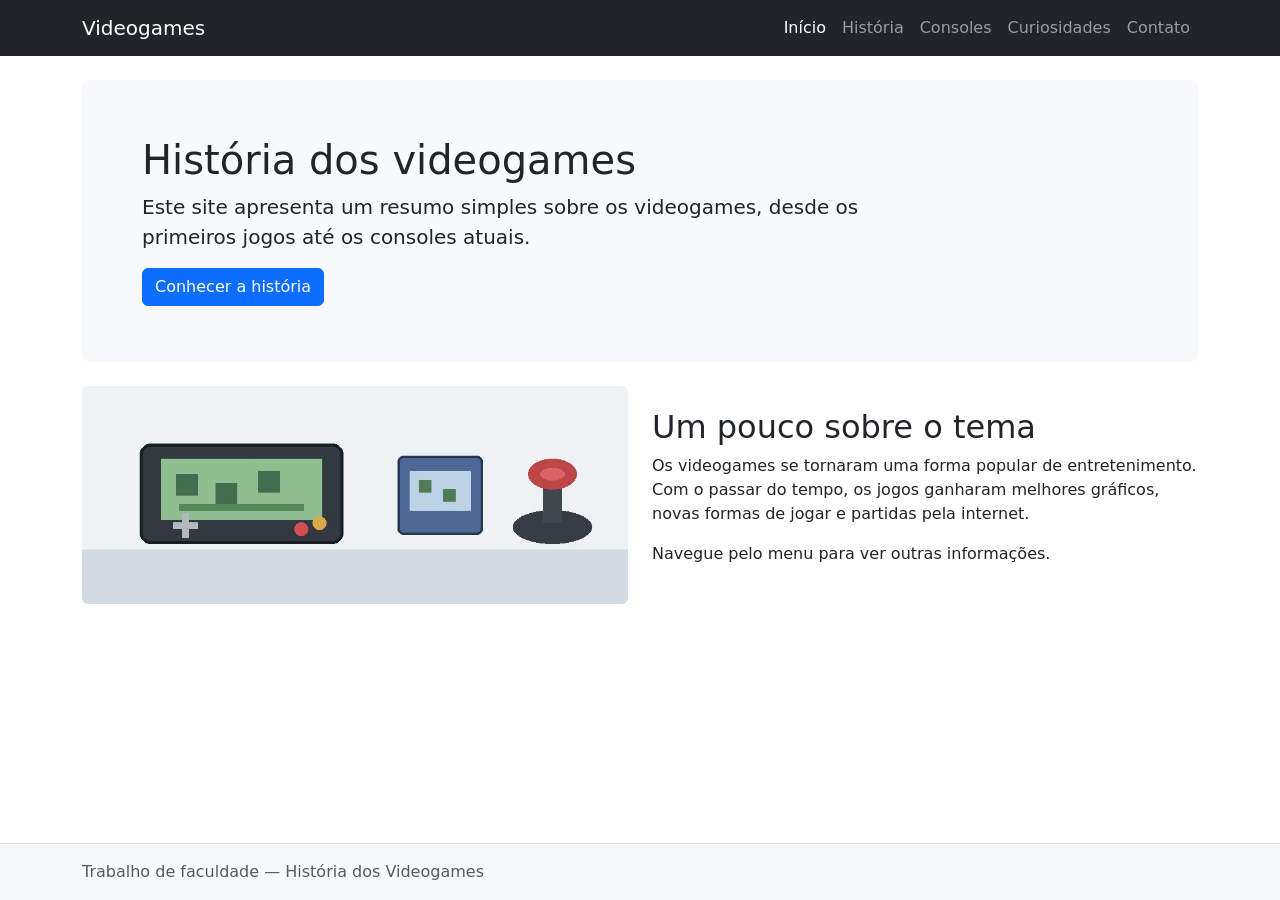
<file: index.html>
<!DOCTYPE html>
<html lang="pt-br">
<head>
  <meta charset="UTF-8">
  <meta name="viewport" content="width=device-width, initial-scale=1.0">
  <title>Início | História dos Videogames</title>
  <!-- CSS do Bootstrap -->
  <link href="https://cdn.jsdelivr.net/npm/bootstrap@5.3.3/dist/css/bootstrap.min.css" rel="stylesheet" integrity="sha384-QWTKZyjpPEjISv5WaRU9OFeRpok6YctnYmDr5pNlyT2bRjXh0JMhjY6hW+ALEwIH" crossorigin="anonymous">
  <link rel="stylesheet" href="css/style.css">
</head>
<body>
  <header>
    <nav class="navbar navbar-expand-lg navbar-dark bg-dark">
      <div class="container">
        <a class="navbar-brand" href="index.html">Videogames</a>
        <button class="navbar-toggler" type="button" data-bs-toggle="collapse" data-bs-target="#menu" aria-controls="menu" aria-expanded="false" aria-label="Abrir menu"><span class="navbar-toggler-icon"></span></button>
        <div class="collapse navbar-collapse" id="menu"><ul class="navbar-nav ms-auto"><li class="nav-item"><a class="nav-link active" aria-current="page" href="index.html">Início</a></li>
<li class="nav-item"><a class="nav-link "  href="historia.html">História</a></li>
<li class="nav-item"><a class="nav-link "  href="consoles.html">Consoles</a></li>
<li class="nav-item"><a class="nav-link "  href="curiosidades.html">Curiosidades</a></li>
<li class="nav-item"><a class="nav-link "  href="contato.html">Contato</a></li></ul></div>
      </div>
    </nav>
  </header>
  <main class="container py-4">
    <section class="p-4 p-md-5 mb-4 bg-light rounded-3">
  <div class="container-fluid py-2">
    <h1 class="display-6">História dos videogames</h1>
    <p class="col-md-9 fs-5">Este site apresenta um resumo simples sobre os videogames, desde os primeiros jogos até os consoles atuais.</p>
    <a class="btn btn-primary" href="historia.html">Conhecer a história</a>
  </div>
</section>
<section class="row g-4 align-items-center">
  <div class="col-md-6"><img src="img/videogame.jpg" class="img-fluid rounded" alt="Ilustração simples de um console e acessórios de videogame"></div>
  <div class="col-md-6"><h2>Um pouco sobre o tema</h2><p>Os videogames se tornaram uma forma popular de entretenimento. Com o passar do tempo, os jogos ganharam melhores gráficos, novas formas de jogar e partidas pela internet.</p><p>Navegue pelo menu para ver outras informações.</p></div>
</section>
  </main>
  <footer class="border-top py-3 mt-4"><div class="container"><p class="mb-0 text-muted">Trabalho de faculdade — História dos Videogames</p></div></footer>
  <!-- JavaScript do Bootstrap -->
  <script src="https://cdn.jsdelivr.net/npm/bootstrap@5.3.3/dist/js/bootstrap.bundle.min.js" integrity="sha384-YvpcrYf0tY3lHB60NNkmXc5s9fDVZLESaAA55NDzOxhy9GkcIdslK1eN7N6jIeHz" crossorigin="anonymous"></script>
  <script src="js/script.js"></script>
</body>
</html>
</file>
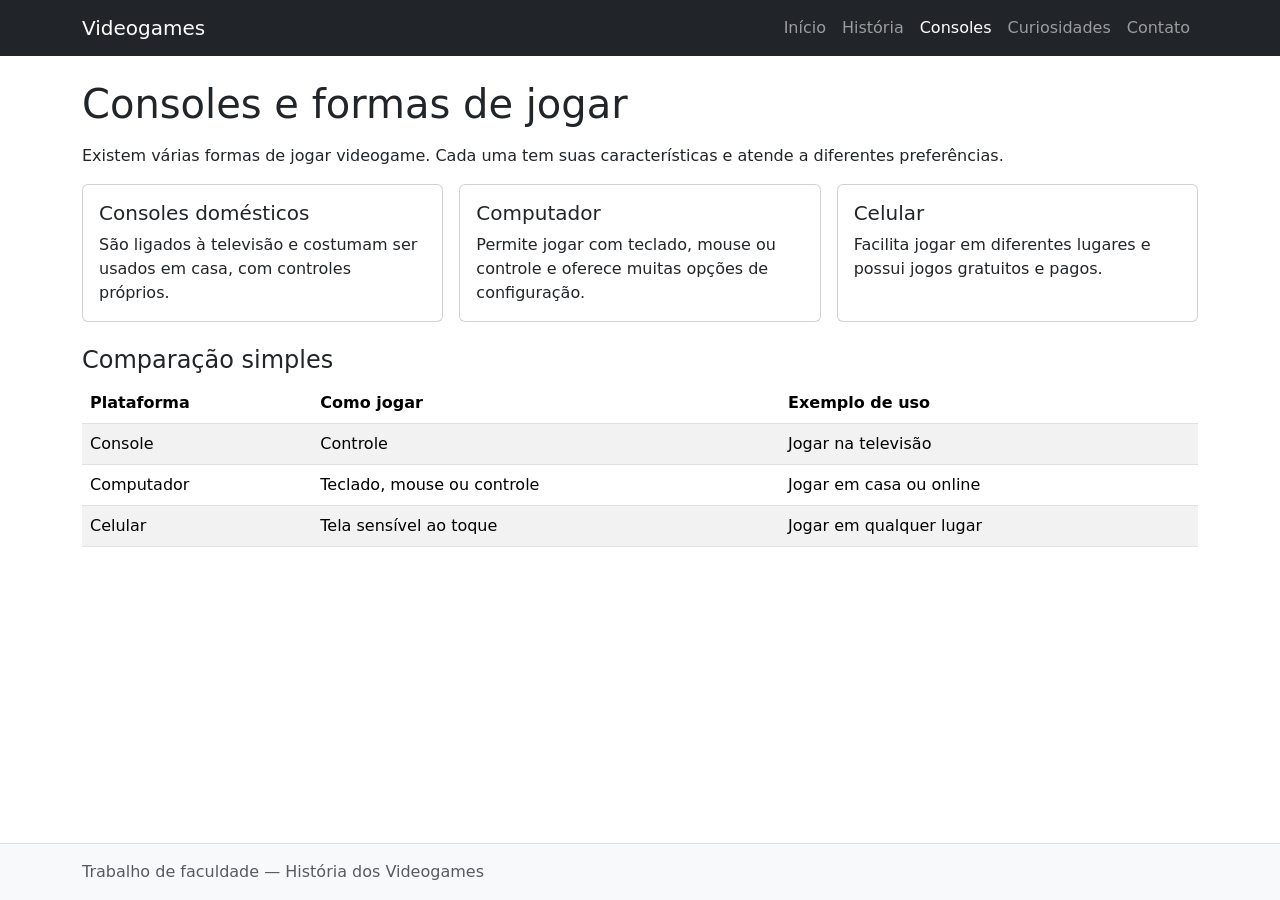
<file: consoles.html>
<!DOCTYPE html>
<html lang="pt-br">
<head>
  <meta charset="UTF-8">
  <meta name="viewport" content="width=device-width, initial-scale=1.0">
  <title>Consoles | História dos Videogames</title>
  <!-- CSS do Bootstrap -->
  <link href="https://cdn.jsdelivr.net/npm/bootstrap@5.3.3/dist/css/bootstrap.min.css" rel="stylesheet" integrity="sha384-QWTKZyjpPEjISv5WaRU9OFeRpok6YctnYmDr5pNlyT2bRjXh0JMhjY6hW+ALEwIH" crossorigin="anonymous">
  <link rel="stylesheet" href="css/style.css">
</head>
<body>
  <header>
    <nav class="navbar navbar-expand-lg navbar-dark bg-dark">
      <div class="container">
        <a class="navbar-brand" href="index.html">Videogames</a>
        <button class="navbar-toggler" type="button" data-bs-toggle="collapse" data-bs-target="#menu" aria-controls="menu" aria-expanded="false" aria-label="Abrir menu"><span class="navbar-toggler-icon"></span></button>
        <div class="collapse navbar-collapse" id="menu"><ul class="navbar-nav ms-auto"><li class="nav-item"><a class="nav-link "  href="index.html">Início</a></li>
<li class="nav-item"><a class="nav-link "  href="historia.html">História</a></li>
<li class="nav-item"><a class="nav-link active" aria-current="page" href="consoles.html">Consoles</a></li>
<li class="nav-item"><a class="nav-link "  href="curiosidades.html">Curiosidades</a></li>
<li class="nav-item"><a class="nav-link "  href="contato.html">Contato</a></li></ul></div>
      </div>
    </nav>
  </header>
  <main class="container py-4">
    <h1 class="mb-3">Consoles e formas de jogar</h1>
<p>Existem várias formas de jogar videogame. Cada uma tem suas características e atende a diferentes preferências.</p>
<div class="row g-3">
 <div class="col-md-4"><div class="card h-100"><div class="card-body"><h2 class="h5 card-title">Consoles domésticos</h2><p class="card-text">São ligados à televisão e costumam ser usados em casa, com controles próprios.</p></div></div></div>
 <div class="col-md-4"><div class="card h-100"><div class="card-body"><h2 class="h5 card-title">Computador</h2><p class="card-text">Permite jogar com teclado, mouse ou controle e oferece muitas opções de configuração.</p></div></div></div>
 <div class="col-md-4"><div class="card h-100"><div class="card-body"><h2 class="h5 card-title">Celular</h2><p class="card-text">Facilita jogar em diferentes lugares e possui jogos gratuitos e pagos.</p></div></div></div>
</div>
<h2 class="h4 mt-4">Comparação simples</h2><div class="table-responsive"><table class="table table-striped"><thead><tr><th>Plataforma</th><th>Como jogar</th><th>Exemplo de uso</th></tr></thead><tbody><tr><td>Console</td><td>Controle</td><td>Jogar na televisão</td></tr><tr><td>Computador</td><td>Teclado, mouse ou controle</td><td>Jogar em casa ou online</td></tr><tr><td>Celular</td><td>Tela sensível ao toque</td><td>Jogar em qualquer lugar</td></tr></tbody></table></div>
  </main>
  <footer class="border-top py-3 mt-4"><div class="container"><p class="mb-0 text-muted">Trabalho de faculdade — História dos Videogames</p></div></footer>
  <!-- JavaScript do Bootstrap -->
  <script src="https://cdn.jsdelivr.net/npm/bootstrap@5.3.3/dist/js/bootstrap.bundle.min.js" integrity="sha384-YvpcrYf0tY3lHB60NNkmXc5s9fDVZLESaAA55NDzOxhy9GkcIdslK1eN7N6jIeHz" crossorigin="anonymous"></script>
  <script src="js/script.js"></script>
</body>
</html>
</file>
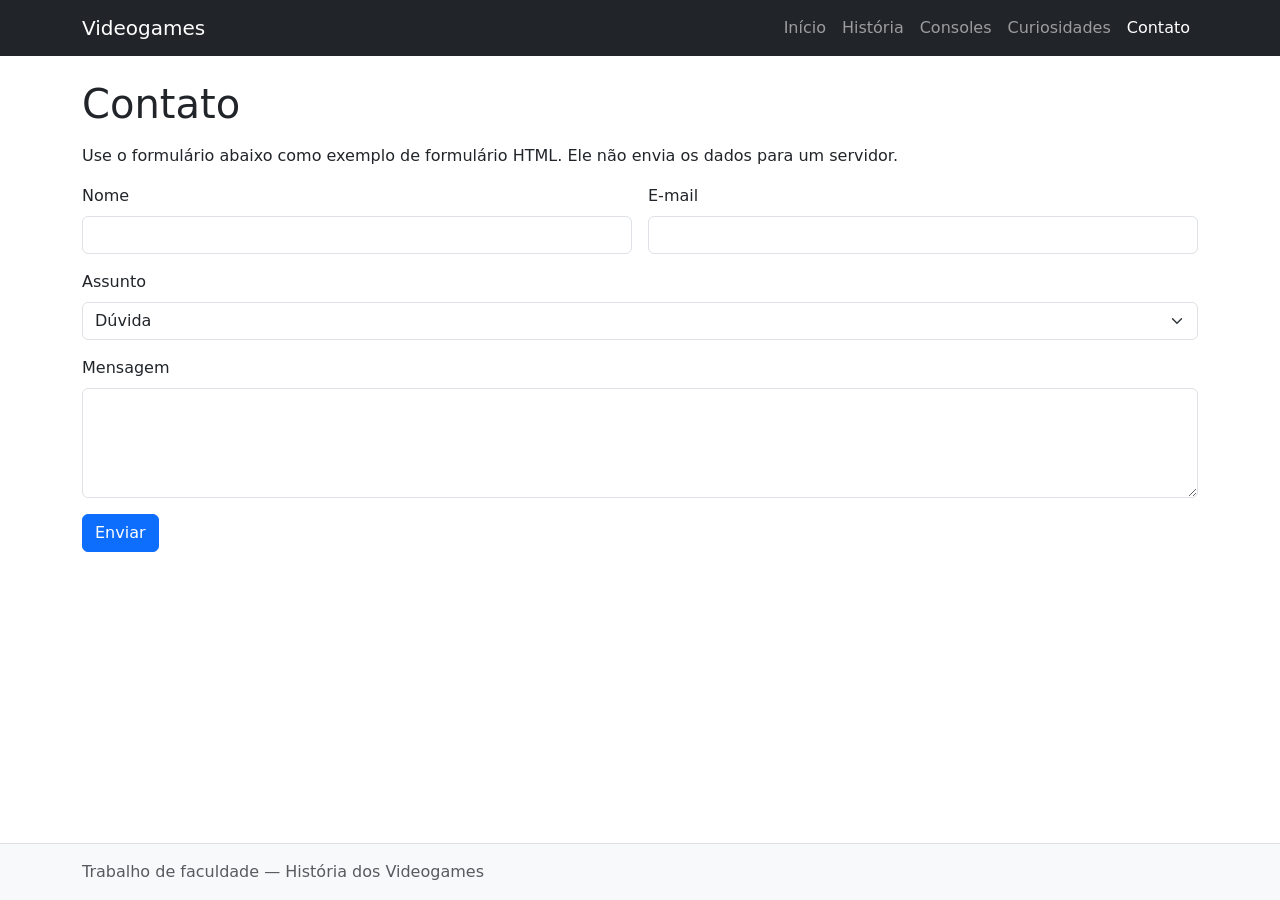
<file: contato.html>
<!DOCTYPE html>
<html lang="pt-br">
<head>
  <meta charset="UTF-8">
  <meta name="viewport" content="width=device-width, initial-scale=1.0">
  <title>Contato | História dos Videogames</title>
  <!-- CSS do Bootstrap -->
  <link href="https://cdn.jsdelivr.net/npm/bootstrap@5.3.3/dist/css/bootstrap.min.css" rel="stylesheet" integrity="sha384-QWTKZyjpPEjISv5WaRU9OFeRpok6YctnYmDr5pNlyT2bRjXh0JMhjY6hW+ALEwIH" crossorigin="anonymous">
  <link rel="stylesheet" href="css/style.css">
</head>
<body>
  <header>
    <nav class="navbar navbar-expand-lg navbar-dark bg-dark">
      <div class="container">
        <a class="navbar-brand" href="index.html">Videogames</a>
        <button class="navbar-toggler" type="button" data-bs-toggle="collapse" data-bs-target="#menu" aria-controls="menu" aria-expanded="false" aria-label="Abrir menu"><span class="navbar-toggler-icon"></span></button>
        <div class="collapse navbar-collapse" id="menu"><ul class="navbar-nav ms-auto"><li class="nav-item"><a class="nav-link "  href="index.html">Início</a></li>
<li class="nav-item"><a class="nav-link "  href="historia.html">História</a></li>
<li class="nav-item"><a class="nav-link "  href="consoles.html">Consoles</a></li>
<li class="nav-item"><a class="nav-link "  href="curiosidades.html">Curiosidades</a></li>
<li class="nav-item"><a class="nav-link active" aria-current="page" href="contato.html">Contato</a></li></ul></div>
      </div>
    </nav>
  </header>
  <main class="container py-4">
    <h1 class="mb-3">Contato</h1>
<p>Use o formulário abaixo como exemplo de formulário HTML. Ele não envia os dados para um servidor.</p>
<form id="formContato" class="row g-3">
 <div class="col-md-6"><label for="nome" class="form-label">Nome</label><input type="text" class="form-control" id="nome" required></div>
 <div class="col-md-6"><label for="email" class="form-label">E-mail</label><input type="email" class="form-control" id="email" required></div>
 <div class="col-12"><label for="assunto" class="form-label">Assunto</label><select id="assunto" class="form-select"><option>Dúvida</option><option>Sugestão</option><option>Outro</option></select></div>
 <div class="col-12"><label for="mensagem" class="form-label">Mensagem</label><textarea id="mensagem" class="form-control" rows="4" required></textarea></div>
 <div class="col-12"><button class="btn btn-primary" type="submit">Enviar</button></div>
</form><p id="aviso" class="mt-3" role="status"></p>
  </main>
  <footer class="border-top py-3 mt-4"><div class="container"><p class="mb-0 text-muted">Trabalho de faculdade — História dos Videogames</p></div></footer>
  <!-- JavaScript do Bootstrap -->
  <script src="https://cdn.jsdelivr.net/npm/bootstrap@5.3.3/dist/js/bootstrap.bundle.min.js" integrity="sha384-YvpcrYf0tY3lHB60NNkmXc5s9fDVZLESaAA55NDzOxhy9GkcIdslK1eN7N6jIeHz" crossorigin="anonymous"></script>
  <script src="js/script.js"></script>
</body>
</html>
</file>
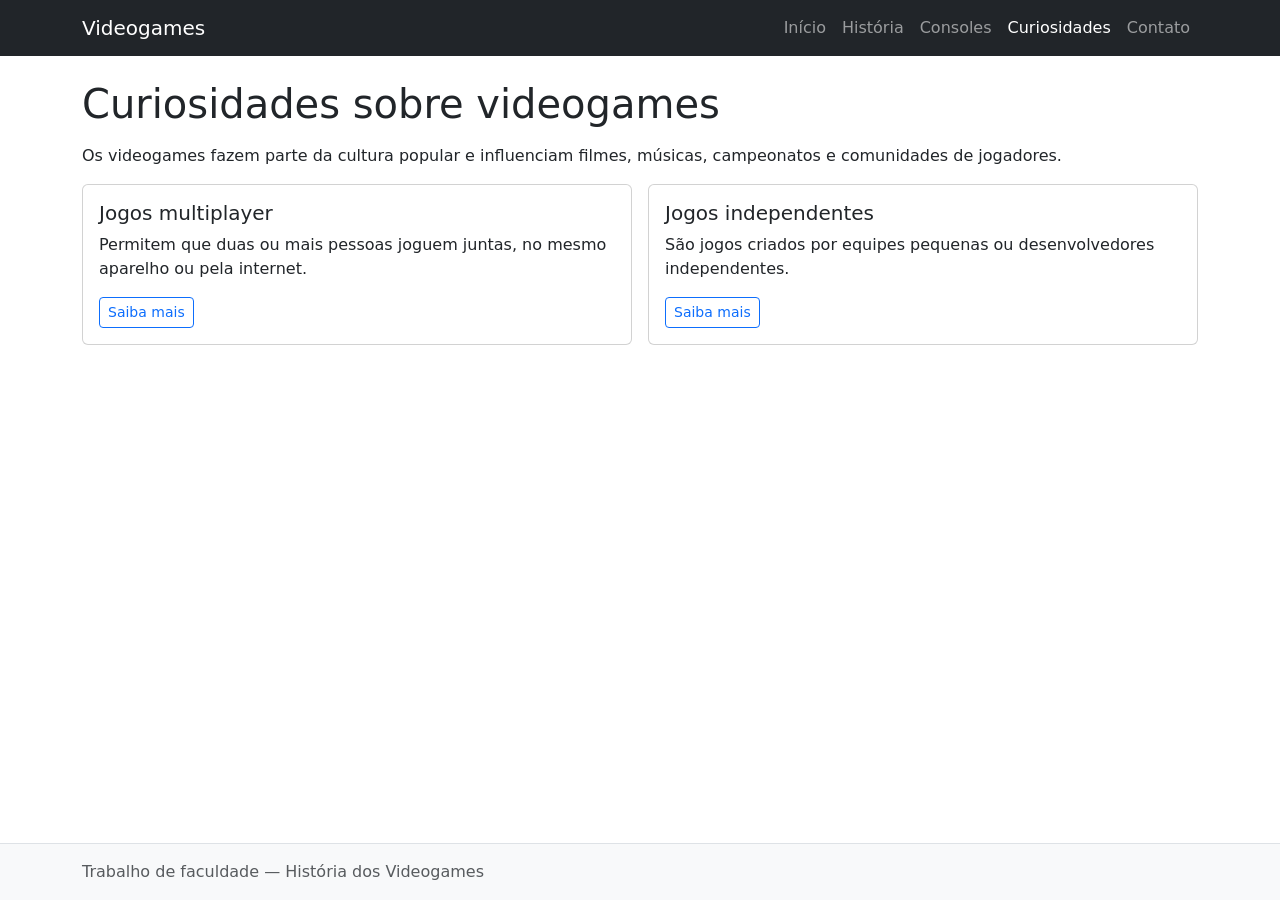
<file: curiosidades.html>
<!DOCTYPE html>
<html lang="pt-br">
<head>
  <meta charset="UTF-8">
  <meta name="viewport" content="width=device-width, initial-scale=1.0">
  <title>Curiosidades | História dos Videogames</title>
  <!-- CSS do Bootstrap -->
  <link href="https://cdn.jsdelivr.net/npm/bootstrap@5.3.3/dist/css/bootstrap.min.css" rel="stylesheet" integrity="sha384-QWTKZyjpPEjISv5WaRU9OFeRpok6YctnYmDr5pNlyT2bRjXh0JMhjY6hW+ALEwIH" crossorigin="anonymous">
  <link rel="stylesheet" href="css/style.css">
</head>
<body>
  <header>
    <nav class="navbar navbar-expand-lg navbar-dark bg-dark">
      <div class="container">
        <a class="navbar-brand" href="index.html">Videogames</a>
        <button class="navbar-toggler" type="button" data-bs-toggle="collapse" data-bs-target="#menu" aria-controls="menu" aria-expanded="false" aria-label="Abrir menu"><span class="navbar-toggler-icon"></span></button>
        <div class="collapse navbar-collapse" id="menu"><ul class="navbar-nav ms-auto"><li class="nav-item"><a class="nav-link "  href="index.html">Início</a></li>
<li class="nav-item"><a class="nav-link "  href="historia.html">História</a></li>
<li class="nav-item"><a class="nav-link "  href="consoles.html">Consoles</a></li>
<li class="nav-item"><a class="nav-link active" aria-current="page" href="curiosidades.html">Curiosidades</a></li>
<li class="nav-item"><a class="nav-link "  href="contato.html">Contato</a></li></ul></div>
      </div>
    </nav>
  </header>
  <main class="container py-4">
    <h1 class="mb-3">Curiosidades sobre videogames</h1>
<p>Os videogames fazem parte da cultura popular e influenciam filmes, músicas, campeonatos e comunidades de jogadores.</p>
<div class="row g-3">
 <div class="col-md-6"><div class="card h-100"><div class="card-body"><h2 class="h5">Jogos multiplayer</h2><p>Permitem que duas ou mais pessoas joguem juntas, no mesmo aparelho ou pela internet.</p><button class="btn btn-outline-primary btn-sm" data-bs-toggle="modal" data-bs-target="#modalMultiplayer">Saiba mais</button></div></div></div>
 <div class="col-md-6"><div class="card h-100"><div class="card-body"><h2 class="h5">Jogos independentes</h2><p>São jogos criados por equipes pequenas ou desenvolvedores independentes.</p><button class="btn btn-outline-primary btn-sm" data-bs-toggle="modal" data-bs-target="#modalIndie">Saiba mais</button></div></div></div>
</div>
<div class="modal fade" id="modalMultiplayer" tabindex="-1" aria-labelledby="tituloMulti" aria-hidden="true"><div class="modal-dialog"><div class="modal-content"><div class="modal-header"><h2 class="modal-title fs-5" id="tituloMulti">Jogos multiplayer</h2><button type="button" class="btn-close" data-bs-dismiss="modal" aria-label="Fechar"></button></div><div class="modal-body">Esse modo pode incentivar a cooperação, a competição e a comunicação entre os jogadores.</div><div class="modal-footer"><button class="btn btn-secondary" data-bs-dismiss="modal">Fechar</button></div></div></div></div>
<div class="modal fade" id="modalIndie" tabindex="-1" aria-labelledby="tituloIndie" aria-hidden="true"><div class="modal-dialog"><div class="modal-content"><div class="modal-header"><h2 class="modal-title fs-5" id="tituloIndie">Jogos independentes</h2><button type="button" class="btn-close" data-bs-dismiss="modal" aria-label="Fechar"></button></div><div class="modal-body">Muitos jogos independentes se destacam por ideias criativas, estilos visuais diferentes e histórias originais.</div><div class="modal-footer"><button class="btn btn-secondary" data-bs-dismiss="modal">Fechar</button></div></div></div></div>
  </main>
  <footer class="border-top py-3 mt-4"><div class="container"><p class="mb-0 text-muted">Trabalho de faculdade — História dos Videogames</p></div></footer>
  <!-- JavaScript do Bootstrap -->
  <script src="https://cdn.jsdelivr.net/npm/bootstrap@5.3.3/dist/js/bootstrap.bundle.min.js" integrity="sha384-YvpcrYf0tY3lHB60NNkmXc5s9fDVZLESaAA55NDzOxhy9GkcIdslK1eN7N6jIeHz" crossorigin="anonymous"></script>
  <script src="js/script.js"></script>
</body>
</html>
</file>
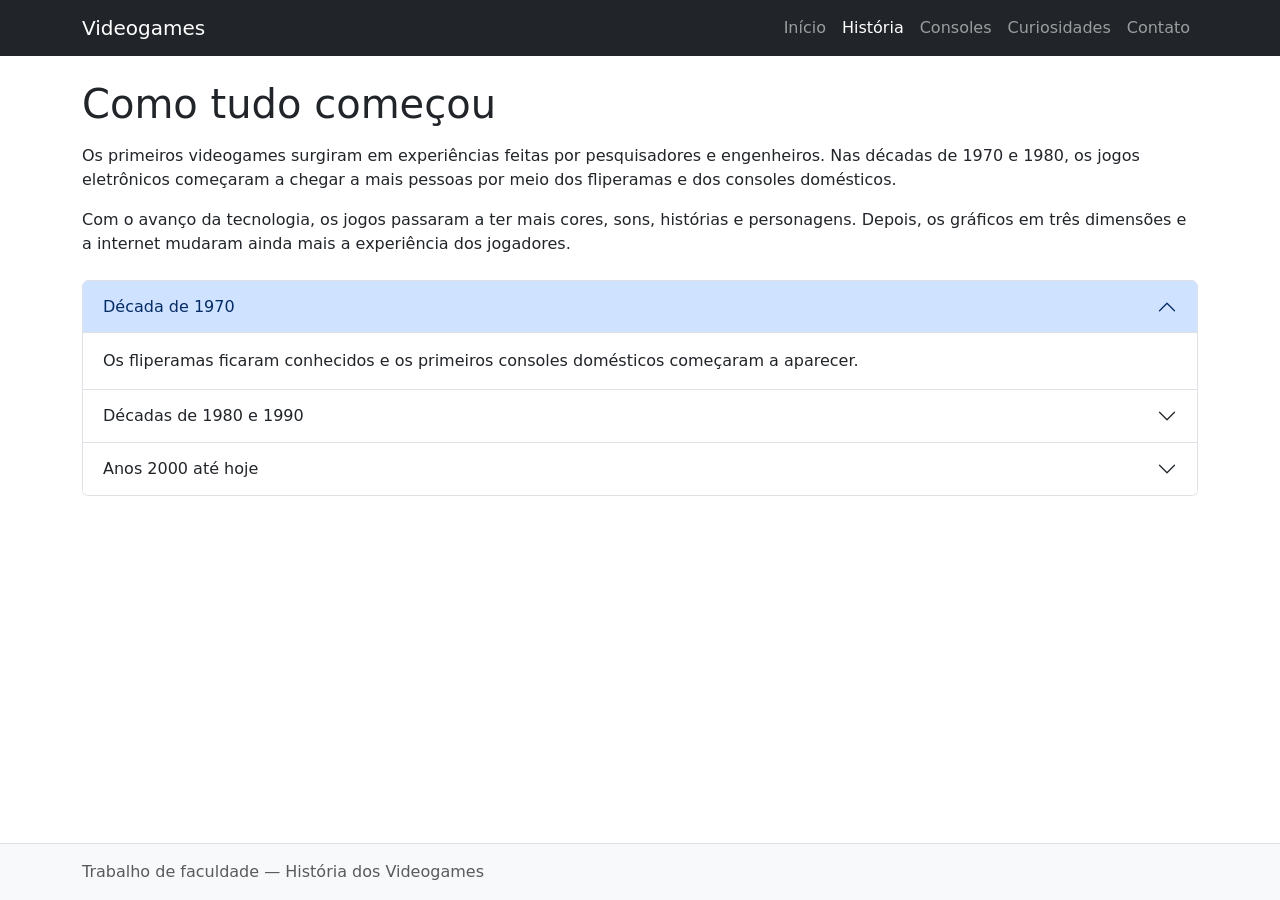
<file: historia.html>
<!DOCTYPE html>
<html lang="pt-br">
<head>
  <meta charset="UTF-8">
  <meta name="viewport" content="width=device-width, initial-scale=1.0">
  <title>História | História dos Videogames</title>
  <!-- CSS do Bootstrap -->
  <link href="https://cdn.jsdelivr.net/npm/bootstrap@5.3.3/dist/css/bootstrap.min.css" rel="stylesheet" integrity="sha384-QWTKZyjpPEjISv5WaRU9OFeRpok6YctnYmDr5pNlyT2bRjXh0JMhjY6hW+ALEwIH" crossorigin="anonymous">
  <link rel="stylesheet" href="css/style.css">
</head>
<body>
  <header>
    <nav class="navbar navbar-expand-lg navbar-dark bg-dark">
      <div class="container">
        <a class="navbar-brand" href="index.html">Videogames</a>
        <button class="navbar-toggler" type="button" data-bs-toggle="collapse" data-bs-target="#menu" aria-controls="menu" aria-expanded="false" aria-label="Abrir menu"><span class="navbar-toggler-icon"></span></button>
        <div class="collapse navbar-collapse" id="menu"><ul class="navbar-nav ms-auto"><li class="nav-item"><a class="nav-link "  href="index.html">Início</a></li>
<li class="nav-item"><a class="nav-link active" aria-current="page" href="historia.html">História</a></li>
<li class="nav-item"><a class="nav-link "  href="consoles.html">Consoles</a></li>
<li class="nav-item"><a class="nav-link "  href="curiosidades.html">Curiosidades</a></li>
<li class="nav-item"><a class="nav-link "  href="contato.html">Contato</a></li></ul></div>
      </div>
    </nav>
  </header>
  <main class="container py-4">
    <h1 class="mb-3">Como tudo começou</h1>
<p>Os primeiros videogames surgiram em experiências feitas por pesquisadores e engenheiros. Nas décadas de 1970 e 1980, os jogos eletrônicos começaram a chegar a mais pessoas por meio dos fliperamas e dos consoles domésticos.</p>
<p>Com o avanço da tecnologia, os jogos passaram a ter mais cores, sons, histórias e personagens. Depois, os gráficos em três dimensões e a internet mudaram ainda mais a experiência dos jogadores.</p>
<div class="accordion mt-4" id="historiaAccordion">
 <div class="accordion-item"><h2 class="accordion-header"><button class="accordion-button" type="button" data-bs-toggle="collapse" data-bs-target="#decada70">Década de 1970</button></h2><div id="decada70" class="accordion-collapse collapse show" data-bs-parent="#historiaAccordion"><div class="accordion-body">Os fliperamas ficaram conhecidos e os primeiros consoles domésticos começaram a aparecer.</div></div></div>
 <div class="accordion-item"><h2 class="accordion-header"><button class="accordion-button collapsed" type="button" data-bs-toggle="collapse" data-bs-target="#decada90">Décadas de 1980 e 1990</button></h2><div id="decada90" class="accordion-collapse collapse" data-bs-parent="#historiaAccordion"><div class="accordion-body">Os consoles se popularizaram, e muitos personagens e séries de jogos ficaram famosos.</div></div></div>
 <div class="accordion-item"><h2 class="accordion-header"><button class="accordion-button collapsed" type="button" data-bs-toggle="collapse" data-bs-target="#atual">Anos 2000 até hoje</button></h2><div id="atual" class="accordion-collapse collapse" data-bs-parent="#historiaAccordion"><div class="accordion-body">A internet, os jogos digitais e os celulares ampliaram as formas de jogar.</div></div></div>
</div>
  </main>
  <footer class="border-top py-3 mt-4"><div class="container"><p class="mb-0 text-muted">Trabalho de faculdade — História dos Videogames</p></div></footer>
  <!-- JavaScript do Bootstrap -->
  <script src="https://cdn.jsdelivr.net/npm/bootstrap@5.3.3/dist/js/bootstrap.bundle.min.js" integrity="sha384-YvpcrYf0tY3lHB60NNkmXc5s9fDVZLESaAA55NDzOxhy9GkcIdslK1eN7N6jIeHz" crossorigin="anonymous"></script>
  <script src="js/script.js"></script>
</body>
</html>
</file>
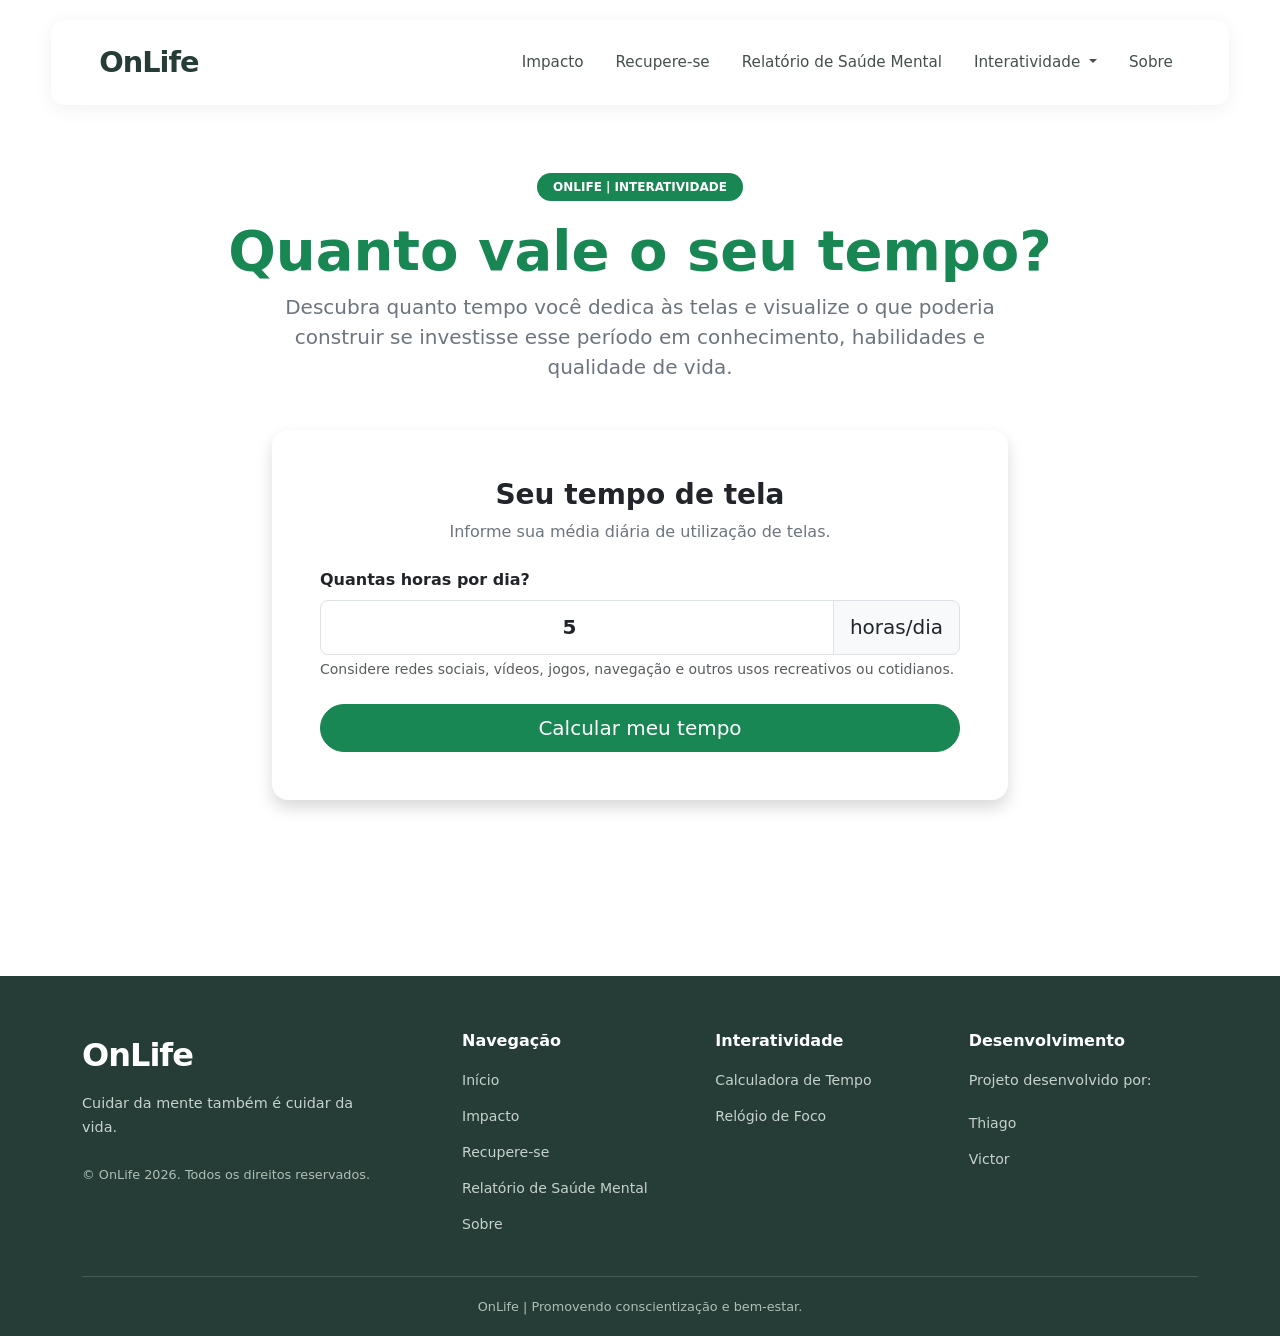
<file: pages/calculadora_tempo.html>
<!DOCTYPE html>
<html lang="pt-BR">
<head>
    <meta charset="UTF-8">
    <meta name="viewport" content="width=device-width, initial-scale=1.0">

    <link href="https://cdn.jsdelivr.net/npm/bootstrap@5.3.8/dist/css/bootstrap.min.css" rel="stylesheet" integrity="sha384-sRIl4kxILFvY47J16cr9ZwB07vP4J8+LH7qKQnuqkuIAvNWLzeN8tE5YBujZqJLB" crossorigin="anonymous">

    <link rel="stylesheet" href="./../css/global.css">
    <link rel="stylesheet" href="./../css/header.css">
    <link rel="stylesheet" href="./../css/calculadora_tempo.css">   
    <link rel="stylesheet" href="./../css/footer.css">

    <title>Onlife | Calculando seu tempo</title>
</head>
<body>

    <header class="site-header">
        <nav class="navbar navbar-expand-lg">
            <div class="container-fluid px-lg-5">

                <a class="navbar-brand" href="./../index.html">
                    OnLife
                </a>

                <button
                    class="navbar-toggler"
                    type="button"
                    data-bs-toggle="offcanvas"
                    data-bs-target="#menuMobile"
                    aria-controls="menuMobile"
                    aria-label="Abrir menu de navegação"
                >
                    <span class="navbar-toggler-icon"></span>
                </button>

                <div class="collapse navbar-collapse justify-content-end">
                    <ul class="navbar-nav align-items-lg-center gap-lg-3">

                        <li class="nav-item">
                            <a class="nav-link" href="./../pages/impacto.html">
                                Impacto
                            </a>
                        </li>

                        <li class="nav-item">
                            <a class="nav-link" href="./../pages/recupere_se.html">
                                Recupere-se
                            </a>
                        </li>

                        <li class="nav-item">
                            <a class="nav-link" href="./../pages/relatorio.html">
                                Relatório de Saúde Mental
                            </a>
                        </li>

                        <li class="nav-item dropdown">
                            <a
                                class="nav-link dropdown-toggle"
                                href="#"
                                role="button"
                                data-bs-toggle="dropdown"
                                aria-expanded="false"
                            >
                                Interatividade
                            </a>

                            <ul class="dropdown-menu">
                                <li>
                                    <a class="dropdown-item" href="./../pages/calculadora_tempo.html">
                                        Calculadora de Tempo
                                    </a>
                                </li>

                                <li>
                                    <a class="dropdown-item" href="./../pages/relogio_foco.html">
                                        Relógio de Foco
                                    </a>
                                </li>
                            </ul>
                        </li>

                        <li class="nav-item">
                            <a class="nav-link" href="./../pages/sobre.html">
                                Sobre
                            </a>
                        </li>

                    </ul>
                </div>

                <div
                    class="offcanvas offcanvas-end mobile-menu"
                    tabindex="-1"
                    id="menuMobile"
                    aria-labelledby="menuMobileLabel"
                >
                    <div class="offcanvas-header">
                        <h5 class="offcanvas-title" id="menuMobileLabel">
                            OnLife
                        </h5>

                        <button
                            type="button"
                            class="btn-close"
                            data-bs-dismiss="offcanvas"
                            aria-label="Fechar menu"
                        ></button>
                    </div>

                    <div class="offcanvas-body">
                        <ul class="navbar-nav gap-2">

                            <li class="nav-item">
                                <a class="nav-link" href="./../pages/impacto.html">
                                    Impacto
                                </a>
                            </li>

                            <li class="nav-item">
                                <a class="nav-link" href="./../pages/recupere_se.html">
                                    Recupere-se
                                </a>
                            </li>

                            <li class="nav-item">
                                <a class="nav-link" href="./../pages/relatorio.html">
                                    Relatório de Saúde Mental
                                </a>
                            </li>

                            <li class="nav-item">
                                <a
                                    class="nav-link"
                                    data-bs-toggle="collapse"
                                    href="#submenuInteratividade"
                                    role="button"
                                    aria-expanded="false"
                                    aria-controls="submenuInteratividade"
                                >
                                    Interatividade
                                    <span class="dropdown-arrow">⌄</span>
                                </a>

                                <div class="collapse" id="submenuInteratividade">
                                    <ul class="navbar-nav submenu-mobile">
                                        <li>
                                            <a class="nav-link" href="./../pages/calculadora_tempo.html">
                                                Calculadora de Tempo
                                            </a>
                                        </li>

                                        <li>
                                            <a class="nav-link" href="./../pages/relogio_foco.html">
                                                Relógio de Foco
                                            </a>
                                        </li>
                                    </ul>
                                </div>
                            </li>

                            <li class="nav-item">
                                <a class="nav-link" href="./../pages/sobre.html">
                                    Sobre
                                </a>
                            </li>

                        </ul>
                    </div>
                </div>

            </div>
        </nav>
    </header>


<main class="calculadora-page">

    <section class="container py-5">

        <div class="text-center mb-5">
            <span class="badge rounded-pill text-bg-success px-3 py-2 mb-3">
                ONLIFE | INTERATIVIDADE
            </span>

            <h1 class="display-4 fw-bold text-success">
                Quanto vale o seu tempo?
            </h1>

            <p class="lead text-secondary mx-auto" style="max-width: 750px;">
                Descubra quanto tempo você dedica às telas e visualize
                o que poderia construir se investisse esse período em
                conhecimento, habilidades e qualidade de vida.
            </p>
        </div>

        <div class="row justify-content-center mb-5">
            <div class="col-12 col-lg-8">

                <div class="card border-0 shadow rounded-4">
                    <div class="card-body p-4 p-lg-5">

                        <div class="text-center mb-4">
                            <h2 class="h3 fw-bold">Seu tempo de tela</h2>
                            <p class="text-secondary">
                                Informe sua média diária de utilização de telas.
                            </p>
                        </div>

                        <form id="formCalculadora">

                            <div class="mb-4">
                                <label for="mediaHoras" class="form-label fw-semibold">
                                    Quantas horas por dia?
                                </label>

                                <div class="input-group input-group-lg">
                                    <input
                                        type="number"
                                        class="form-control text-center fw-bold"
                                        id="mediaHoras"
                                        min="0"
                                        max="24"
                                        step="0.25"
                                        value="5"
                                        required
                                    >
                                    <span class="input-group-text">horas/dia</span>
                                </div>

                                <div class="form-text">
                                    Considere redes sociais, vídeos, jogos,
                                    navegação e outros usos recreativos ou cotidianos.
                                </div>
                            </div>

                            <button type="submit" class="btn btn-success btn-lg w-100 rounded-pill">
                                Calcular meu tempo
                            </button>

                        </form>

                    </div>
                </div>

            </div>
        </div>

        <section id="resultado" class="d-none">

            <div class="text-center mb-4">
                <span class="badge text-bg-success mb-3">
                    RESULTADO DA CALCULADORA
                </span>

                <h2 class="display-6 fw-bold">
                    O tempo que você dedica às telas
                </h2>

                <p class="text-secondary">
                    Veja como suas horas diárias se acumulam ao longo dos anos.
                </p>
            </div>

            <div class="row g-3 mb-5">

                <div class="col-12 col-md-6 col-lg-4">
                    <div class="card h-100 border-0 shadow-sm rounded-4">
                        <div class="card-body p-4">
                            <span class="text-secondary small">Por dia</span>
                            <h3 class="display-6 fw-bold text-success mt-2" id="tempoDia">0h</h3>
                            <p class="text-secondary mb-0">Tempo diário nas telas</p>
                        </div>
                    </div>
                </div>

                <div class="col-12 col-md-6 col-lg-4">
                    <div class="card h-100 border-0 shadow-sm rounded-4">
                        <div class="card-body p-4">
                            <span class="text-secondary small">Por semana</span>
                            <h3 class="display-6 fw-bold text-success mt-2" id="tempoSemana">0h</h3>
                            <p class="text-secondary mb-0">Equivalente a 7 dias</p>
                        </div>
                    </div>
                </div>

                <div class="col-12 col-md-6 col-lg-4">
                    <div class="card h-100 border-0 shadow-sm rounded-4">
                        <div class="card-body p-4">
                            <span class="text-secondary small">Por mês</span>
                            <h3 class="display-6 fw-bold text-success mt-2" id="tempoMes">0h</h3>
                            <p class="text-secondary mb-0">Projeção de 30 dias</p>
                        </div>
                    </div>
                </div>

                <div class="col-12 col-md-6 col-lg-4">
                    <div class="card h-100 border-0 shadow-sm rounded-4">
                        <div class="card-body p-4">
                            <span class="text-secondary small">Por ano</span>
                            <h3 class="display-6 fw-bold text-success mt-2" id="tempoAno">0h</h3>
                            <p class="text-secondary mb-0">Projeção de 365 dias</p>
                        </div>
                    </div>
                </div>

                <div class="col-12 col-md-6 col-lg-4">
                    <div class="card h-100 border-0 shadow-sm rounded-4">
                        <div class="card-body p-4">
                            <span class="text-secondary small">Em 5 anos</span>
                            <h3 class="display-6 fw-bold text-success mt-2" id="tempoCincoAnos">0h</h3>
                            <p class="text-secondary mb-0">Projeção de 1.825 dias</p>
                        </div>
                    </div>
                </div>

                <div class="col-12 col-md-6 col-lg-4">
                    <div class="card h-100 border-0 shadow-sm rounded-4">
                        <div class="card-body p-4">
                            <span class="text-secondary small">Em 10 anos</span>
                            <h3 class="display-6 fw-bold text-success mt-2" id="tempoDezAnos">0h</h3>
                            <p class="text-secondary mb-0">Projeção de 3.650 dias</p>
                        </div>
                    </div>
                </div>

            </div>

            <div class="card border-0 shadow-sm rounded-4 mb-5">
                <div class="card-body p-4 p-lg-5">

                    <h3 class="h4 fw-bold mb-3">
                        Uma perspectiva diferente
                    </h3>

                    <p class="text-secondary mb-3" id="mensagemResultado"></p>

                    <div class="progress rounded-pill" style="height: 14px;">
                        <div
                            class="progress-bar bg-success"
                            id="barraTempo"
                            role="progressbar"
                            style="width: 0%;"
                            aria-valuemin="0"
                            aria-valuemax="24"
                        ></div>
                    </div>

                    <div class="d-flex justify-content-between mt-2">
                        <small class="text-secondary">0 horas</small>
                        <small class="text-secondary">24 horas</small>
                    </div>

                </div>
            </div>

        </section>

        <section id="comparativo" class="d-none">

            <div class="text-center mb-5">

                <span class="badge rounded-pill text-bg-success px-3 py-2 mb-3">
                    E SE VOCÊ INVESTISSE ESSE TEMPO?
                </span>

                <h2 class="display-6 fw-bold text-success">
                    O que você poderia conquistar?
                </h2>

                <p class="lead text-secondary mx-auto" style="max-width: 750px;">
                    Imagine direcionar o mesmo número de horas para
                    atividades que contribuem para seu desenvolvimento.
                </p>

            </div>

            <div class="row justify-content-center mb-4">

                <div class="col-12 col-md-7 col-lg-5">

                    <label for="periodoComparacao" class="form-label fw-semibold">
                        Escolha o período de comparação
                    </label>

                    <select class="form-select form-select-lg" id="periodoComparacao">
                        <option value="1">1 ano</option>
                        <option value="5">5 anos</option>
                        <option value="10">10 anos</option>
                    </select>

                    <p class="form-text">
                        As comparações serão recalculadas conforme o período escolhido.
                    </p>

                </div>

            </div>

            <div class="card border-0 shadow-sm rounded-4 mb-4">
                <div class="card-body p-4 p-lg-5">

                    <div class="text-center mb-4">
                        <span class="text-secondary">Tempo disponível para investir</span>
                        <h3 class="display-5 fw-bold text-success mt-2" id="totalComparacao">
                            0 horas
                        </h3>
                    </div>

                    <div class="row g-3" id="cardsComparacao">

                        <div class="col-12 col-md-6 col-lg-4">
                            <div class="border rounded-4 p-3 h-100">
                                <div class="fs-2 mb-2">📚</div>
                                <h4 class="h5 fw-bold">Leitura</h4>
                                <p class="display-6 fw-bold text-success" id="livros">0</p>
                                <p class="small text-secondary mb-0">
                                    Livros de aproximadamente 200 páginas,
                                    considerando 2,085 horas por livro.
                                </p>
                            </div>
                        </div>

                        <div class="col-12 col-md-6 col-lg-4">
                            <div class="border rounded-4 p-3 h-100">
                                <div class="fs-2 mb-2">🧠</div>
                                <h4 class="h5 fw-bold">Novas habilidades</h4>
                                <p class="display-6 fw-bold text-success" id="habilidades">0</p>
                                <p class="small text-secondary mb-0">
                                    Ciclos completos de 20 horas de prática
                                    deliberada para desenvolver competências iniciais.
                                </p>
                            </div>
                        </div>

                        <div class="col-12 col-md-6 col-lg-4">
                            <div class="border rounded-4 p-3 h-100">
                                <div class="fs-2 mb-2">🌎</div>
                                <h4 class="h5 fw-bold">Aprendizado de idiomas</h4>
                                <p class="h4 fw-bold text-success" id="idiomas">0</p>
                                <p class="small text-secondary mb-0">
                                    Equivalência de horas em relação às referências
                                    de formação linguística do FSI.
                                </p>
                            </div>
                        </div>

                        <div class="col-12 col-md-6 col-lg-4">
                            <div class="border rounded-4 p-3 h-100">
                                <div class="fs-2 mb-2">🏃</div>
                                <h4 class="h5 fw-bold">Condicionamento físico</h4>
                                <p class="display-6 fw-bold text-success" id="treinos">0</p>
                                <p class="small text-secondary mb-0">
                                    Sessões equivalentes de 30 minutos
                                    de atividade física.
                                </p>
                            </div>
                        </div>

                        <div class="col-12 col-md-6 col-lg-4">
                            <div class="border rounded-4 p-3 h-100">
                                <div class="fs-2 mb-2">🎓</div>
                                <h4 class="h5 fw-bold">Estudos e formação</h4>
                                <p class="display-6 fw-bold text-success" id="cursos">0</p>
                                <p class="small text-secondary mb-0">
                                    Módulos equivalentes de 40 horas
                                    de estudo estruturado.
                                </p>
                            </div>
                        </div>

                        <div class="col-12 col-md-6 col-lg-4">
                            <div class="border rounded-4 p-3 h-100">
                                <div class="fs-2 mb-2">🌱</div>
                                <h4 class="h5 fw-bold">Construção de hábitos</h4>
                                <p class="display-6 fw-bold text-success" id="habitos">0</p>
                                <p class="small text-secondary mb-0">
                                    Ciclos equivalentes de 30 dias
                                    dedicando 15 minutos diários a uma prática.
                                </p>
                            </div>
                        </div>

                    </div>

                </div>
            </div>

            <div class="alert alert-success border-0 rounded-4 p-4 mb-5">
                <h3 class="h5 fw-bold">
                    Seu tempo pode construir algo diferente.
                </h3>

                <p class="mb-0" id="reflexaoComparacao">
                    Cada hora pode representar uma oportunidade de aprendizado,
                    desenvolvimento e mudança.
                </p>
            </div>

            <div class="card border-0 shadow-sm rounded-4 mb-5">
                <div class="card-body p-4">

                    <h3 class="h4 fw-bold mb-3">
                        Entenda as estimativas
                    </h3>

                    <div class="accordion" id="accordionFontes">

                        <div class="accordion-item">
                            <h4 class="accordion-header">
                                <button class="accordion-button" type="button" data-bs-toggle="collapse" data-bs-target="#fonteLeitura">
                                    Leitura de livros
                                </button>
                            </h4>

                            <div id="fonteLeitura" class="accordion-collapse collapse show" data-bs-parent="#accordionFontes">
                                <div class="accordion-body text-secondary">
                                    O artigo de Charles Chu, publicado na Quartz,
                                    apresenta uma estimativa de 417 horas anuais
                                    para a leitura de 200 livros. A calculadora
                                    utiliza essa proporção como referência, não
                                    como garantia de leitura ou compreensão.
                                </div>
                            </div>
                        </div>

                        <div class="accordion-item">
                            <h4 class="accordion-header">
                                <button class="accordion-button collapsed" type="button" data-bs-toggle="collapse" data-bs-target="#fonteIdiomas">
                                    Aprendizado de idiomas — FSI
                                </button>
                            </h4>

                            <div id="fonteIdiomas" class="accordion-collapse collapse" data-bs-parent="#accordionFontes">
                                <div class="accordion-body text-secondary">
                                    O Foreign Service Institute apresenta estimativas
                                    de 600 a 750 horas para idiomas da categoria I,
                                    900 horas para a categoria II, 1.100 horas
                                    para a categoria III e 2.200 horas para a
                                    categoria IV. Os parâmetros foram desenvolvidos
                                    para profissionais falantes nativos de inglês
                                    em treinamento intensivo. Não devem ser
                                    interpretados como previsão individual para
                                    falantes de português.
                                </div>
                            </div>
                        </div>

                        <div class="accordion-item">
                            <h4 class="accordion-header">
                                <button class="accordion-button collapsed" type="button" data-bs-toggle="collapse" data-bs-target="#fonteFisica">
                                    Condicionamento físico — ACSM / CDC
                                </button>
                            </h4>

                            <div id="fonteFisica" class="accordion-collapse collapse" data-bs-parent="#accordionFontes">
                                <div class="accordion-body text-secondary">
                                    As recomendações para adultos incluem pelo menos
                                    150 minutos semanais de atividade aeróbica moderada
                                    e fortalecimento muscular em dois ou mais dias
                                    por semana. A quantidade de horas, isoladamente,
                                    não determina resultados físicos.
                                </div>
                            </div>
                        </div>

                        <div class="accordion-item">
                            <h4 class="accordion-header">
                                <button class="accordion-button collapsed" type="button" data-bs-toggle="collapse" data-bs-target="#fonteHabilidades">
                                    Aquisição de habilidades — 20 horas
                                </button>
                            </h4>

                            <div id="fonteHabilidades" class="accordion-collapse collapse" data-bs-parent="#accordionFontes">
                                <div class="accordion-body text-secondary">
                                    Josh Kaufman popularizou a proposta de dedicar
                                    20 horas de prática deliberada para superar
                                    a barreira inicial de aprendizagem de uma
                                    habilidade. Isso não significa domínio,
                                    fluência ou especialização em apenas 20 horas.
                                </div>
                            </div>
                        </div>

                    </div>

                </div>
            </div>

        </section>

    </section>

</main>


    <footer class="site-footer">
    <div class="container">
        <div class="row gy-4 footer-main">

            <div class="col-12 col-md-5 col-lg-4">
                <a class="footer-brand" href="./../index.html">
                    OnLife
                </a>

                <p class="footer-description">
                    Cuidar da mente também é cuidar da vida.
                </p>

                <p class="footer-copyright">
                    &copy; OnLife 2026. Todos os direitos reservados.
                </p>
            </div>

            <div class="col-12 col-md-7 col-lg-8">
                <div class="row gy-4">

                    <div class="col-6 col-lg-4">
                        <h5 class="footer-title">Navegação</h5>

                        <ul class="footer-links">
                            <li>
                                <a href="./../index.html">Início</a>
                            </li>
                            <li>
                                <a href="./../pages/impacto.html">Impacto</a>
                            </li>
                            <li>
                                <a href="./../pages/recupere_se.html">Recupere-se</a>
                            </li>
                            <li>
                                <a href="./../pages/relatorio.html">Relatório de Saúde Mental</a>
                            </li>
                            <li>
                                <a href="./../pages/sobre.html">Sobre</a>
                            </li>
                        </ul>
                    </div>

                    <div class="col-6 col-lg-4">
                        <h5 class="footer-title">Interatividade</h5>

                        <ul class="footer-links">
                            <li>
                                <a href="./../pages/calculadora_tempo.html">Calculadora de Tempo</a>
                            </li>
                            <li>
                                <a href="./../pages/relogio_foco.html">Relógio de Foco</a>
                            </li>
                        </ul>
                    </div>

                    <div class="col-12 col-lg-4">
                        <h5 class="footer-title">Desenvolvimento</h5>

                        <p class="footer-description">
                            Projeto desenvolvido por:
                        </p>

                        <ul class="footer-links">
                            <li>
                                <a href="https://github.com/Thiago-P-Sampaio" target="_blank" rel="noopener noreferrer">
                                    Thiago
                                </a>
                            </li>
                            <li>
                                <a href="https://github.com/gunter-458" target="_blank" rel="noopener noreferrer">
                                    Victor
                                </a>
                            </li>
                        </ul>
                    </div>

                </div>
            </div>

        </div>

        <div class="footer-bottom">
            <p>OnLife | Promovendo conscientização e bem-estar.</p>
        </div>
    </div>
</footer>

    <script src="https://cdn.jsdelivr.net/npm/bootstrap@5.3.8/dist/js/bootstrap.bundle.min.js" integrity="sha384-FKyoEForCGlyvwx9Hj09JcYn3nv7wiPVlz7YYwJrWVcXK/BmnVDxM+D2scQbITxI" crossorigin="anonymous"></script>
    <script src="../js/calculadora_tempo.js" defer></script>

</body>
</html>
</file>
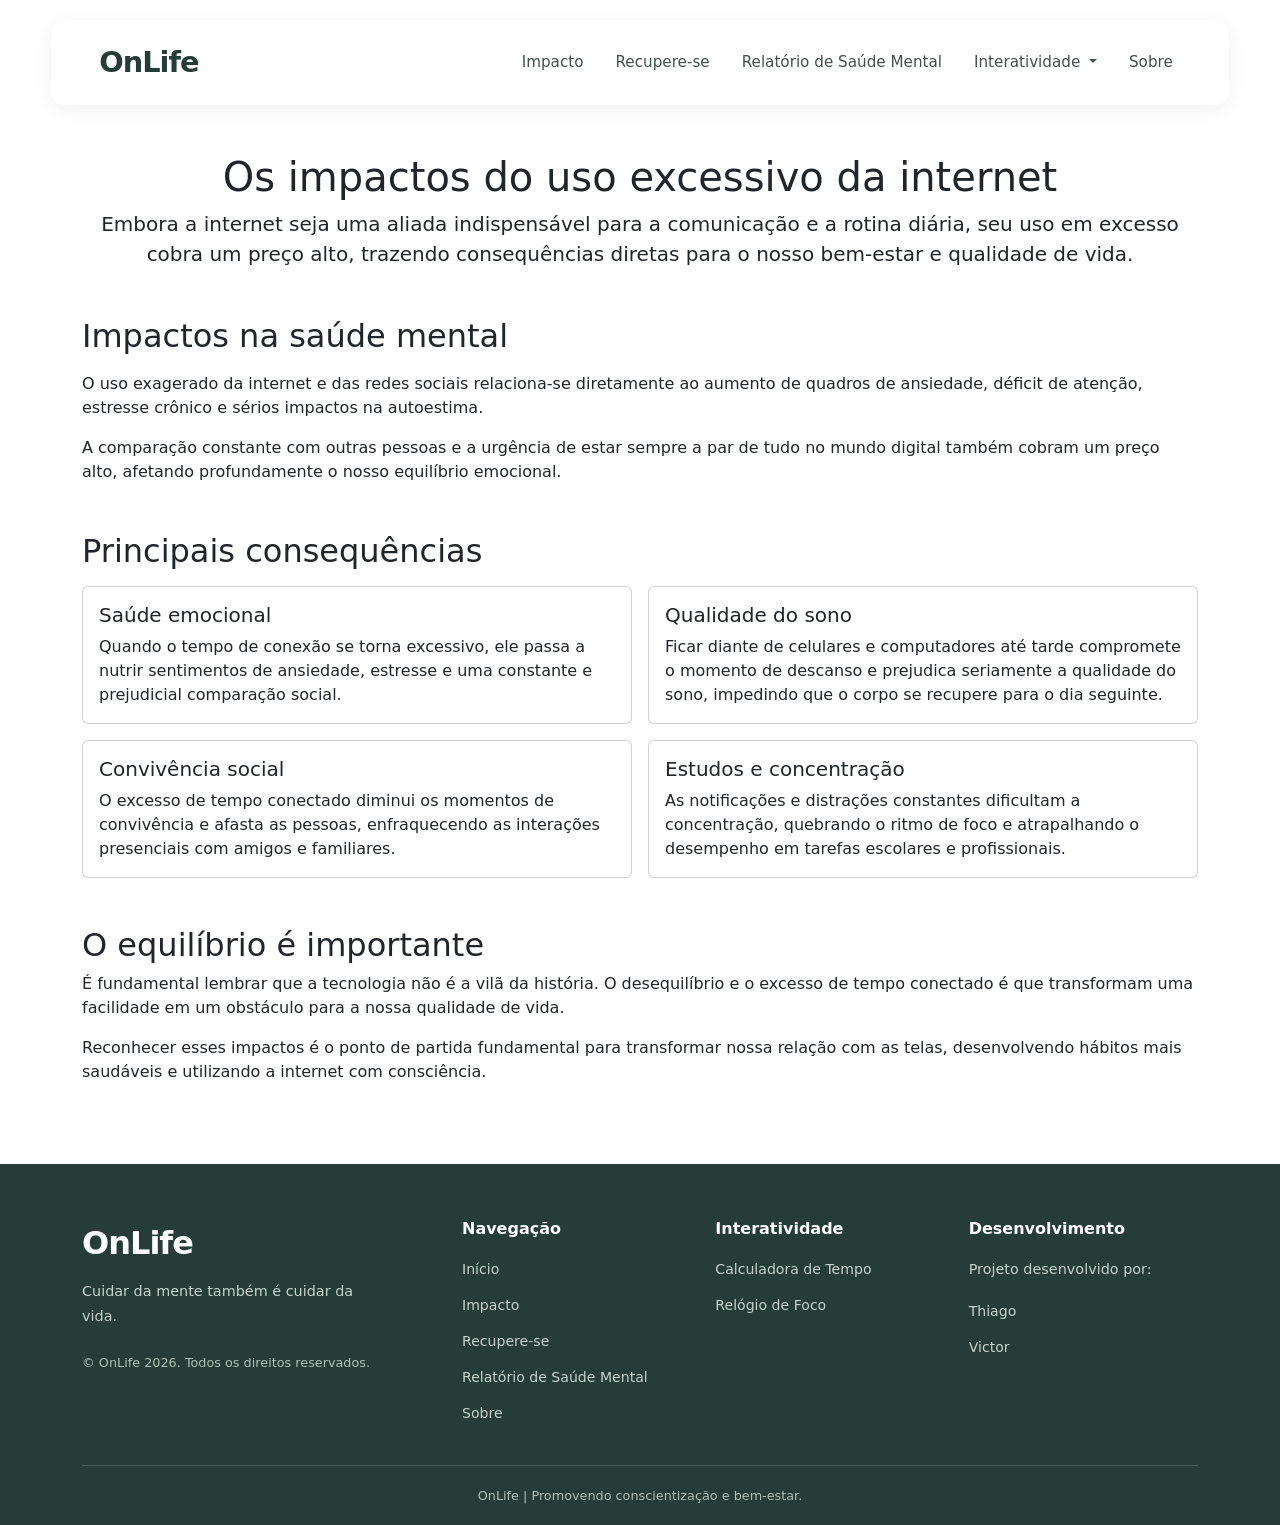
<file: pages/impacto.html>
<!DOCTYPE html>
<html lang="pt-BR">
<head>
    <meta charset="UTF-8">
    <meta name="viewport" content="width=device-width, initial-scale=1.0">

    <link href="https://cdn.jsdelivr.net/npm/bootstrap@5.3.8/dist/css/bootstrap.min.css" rel="stylesheet" integrity="sha384-sRIl4kxILFvY47J16cr9ZwB07vP4J8+LH7qKQnuqkuIAvNWLzeN8tE5YBujZqJLB" crossorigin="anonymous">

    <link rel="stylesheet" href="./../css/global.css">
    <link rel="stylesheet" href="./../css/header.css">
    <link rel="stylesheet" href="./../css/footer.css">

    <title>Onlife | Impacto</title>
</head>
<body>

    <header class="site-header">
        <nav class="navbar navbar-expand-lg">
            <div class="container-fluid px-lg-5">

                <a class="navbar-brand" href="./../index.html">
                    OnLife
                </a>

                <button
                    class="navbar-toggler"
                    type="button"
                    data-bs-toggle="offcanvas"
                    data-bs-target="#menuMobile"
                    aria-controls="menuMobile"
                    aria-label="Abrir menu de navegação"
                >
                    <span class="navbar-toggler-icon"></span>
                </button>

                <div class="collapse navbar-collapse justify-content-end">
                    <ul class="navbar-nav align-items-lg-center gap-lg-3">

                        <li class="nav-item">
                            <a class="nav-link" href="./../pages/impacto.html">
                                Impacto
                            </a>
                        </li>

                        <li class="nav-item">
                            <a class="nav-link" href="./../pages/recupere_se.html">
                                Recupere-se
                            </a>
                        </li>

                        <li class="nav-item">
                            <a class="nav-link" href="./../pages/relatorio.html">
                                Relatório de Saúde Mental
                            </a>
                        </li>

                        <li class="nav-item dropdown">
                            <a
                                class="nav-link dropdown-toggle"
                                href="#"
                                role="button"
                                data-bs-toggle="dropdown"
                                aria-expanded="false"
                            >
                                Interatividade
                            </a>

                            <ul class="dropdown-menu">
                                <li>
                                    <a class="dropdown-item" href="./../pages/calculadora_tempo.html">
                                        Calculadora de Tempo
                                    </a>
                                </li>

                                <li>
                                    <a class="dropdown-item" href="./../pages/relogio_foco.html">
                                        Relógio de Foco
                                    </a>
                                </li>
                            </ul>
                        </li>

                        <li class="nav-item">
                            <a class="nav-link" href="./../pages/sobre.html">
                                Sobre
                            </a>
                        </li>

                    </ul>
                </div>

                <div
                    class="offcanvas offcanvas-end mobile-menu"
                    tabindex="-1"
                    id="menuMobile"
                    aria-labelledby="menuMobileLabel"
                >
                    <div class="offcanvas-header">
                        <h5 class="offcanvas-title" id="menuMobileLabel">
                            OnLife
                        </h5>

                        <button
                            type="button"
                            class="btn-close"
                            data-bs-dismiss="offcanvas"
                            aria-label="Fechar menu"
                        ></button>
                    </div>

                    <div class="offcanvas-body">
                        <ul class="navbar-nav gap-2">

                            <li class="nav-item">
                                <a class="nav-link" href="./../pages/impacto.html">
                                    Impacto
                                </a>
                            </li>

                            <li class="nav-item">
                                <a class="nav-link" href="./../pages/recupere_se.html">
                                    Recupere-se
                                </a>
                            </li>

                            <li class="nav-item">
                                <a class="nav-link" href="./../pages/relatorio.html">
                                    Relatório de Saúde Mental
                                </a>
                            </li>

                            <li class="nav-item">
                                <a
                                    class="nav-link"
                                    data-bs-toggle="collapse"
                                    href="#submenuInteratividade"
                                    role="button"
                                    aria-expanded="false"
                                    aria-controls="submenuInteratividade"
                                >
                                    Interatividade
                                    <span class="dropdown-arrow">⌄</span>
                                </a>

                                <div class="collapse" id="submenuInteratividade">
                                    <ul class="navbar-nav submenu-mobile">
                                        <li>
                                            <a class="nav-link" href="./../pages/calculadora_tempo.html">
                                                Calculadora de Tempo
                                            </a>
                                        </li>

                                        <li>
                                            <a class="nav-link" href="./../pages/relogio_foco.html">
                                                Relógio de Foco
                                            </a>
                                        </li>
                                    </ul>
                                </div>
                            </li>

                            <li class="nav-item">
                                <a class="nav-link" href="./../pages/sobre.html">
                                    Sobre
                                </a>
                            </li>

                        </ul>
                    </div>
                </div>

            </div>
        </nav>
    </header>

<main class="container my-5">

    <div class="text-center mb-5">
        <h1>Os impactos do uso excessivo da internet</h1>

        <p class="lead">
            Embora a internet seja uma aliada indispensável para a comunicação e a
            rotina diária, seu uso em excesso cobra um preço alto, trazendo
            consequências diretas para o nosso bem-estar e qualidade de vida.
        </p>
    </div>

    <section class="mb-5">
        <h2 class="mb-3">Impactos na saúde mental</h2>

        <p>
            O uso exagerado da internet e das redes sociais relaciona-se diretamente ao
            aumento de quadros de ansiedade, déficit de atenção, estresse crônico e
            sérios impactos na autoestima.
        </p>

        <p>
            A comparação constante com outras pessoas e a urgência de estar sempre a
            par de tudo no mundo digital também cobram um preço alto, afetando
            profundamente o nosso equilíbrio emocional.
        </p>
    </section>

    <section class="mb-5">
        <h2 class="mb-3">Principais consequências</h2>

        <div class="row g-3">

            <div class="col-md-6">
                <div class="card h-100">
                    <div class="card-body">
                        <h5 class="card-title">Saúde emocional</h5>
                        <p class="card-text">
                            Quando o tempo de conexão se torna excessivo, ele passa a nutrir
                            sentimentos de ansiedade, estresse e uma constante e prejudicial
                            comparação social.
                        </p>
                    </div>
                </div>
            </div>

            <div class="col-md-6">
                <div class="card h-100">
                    <div class="card-body">
                        <h5 class="card-title">Qualidade do sono</h5>
                        <p class="card-text">
                            Ficar diante de celulares e computadores até tarde compromete o momento
                            de descanso e prejudica seriamente a qualidade do sono, impedindo que o
                            corpo se recupere para o dia seguinte.
                        </p>
                    </div>
                </div>
            </div>

            <div class="col-md-6">
                <div class="card h-100">
                    <div class="card-body">
                        <h5 class="card-title">Convivência social</h5>
                        <p class="card-text">
                            O excesso de tempo conectado diminui os momentos de convivência e afasta
                            as pessoas, enfraquecendo as interações presenciais com amigos e
                            familiares.
                        </p>
                    </div>
                </div>
            </div>

            <div class="col-md-6">
                <div class="card h-100">
                    <div class="card-body">
                        <h5 class="card-title">Estudos e concentração</h5>
                        <p class="card-text">
                            As notificações e distrações constantes dificultam a concentração,
                            quebrando o ritmo de foco e atrapalhando o desempenho em tarefas escolares
                            e profissionais.
                        </p>
                    </div>
                </div>
            </div>

        </div>
    </section>

    <section class="mb-4">
        <h2>O equilíbrio é importante</h2>

        <p>
            É fundamental lembrar que a tecnologia não é a vilã da história. O
            desequilíbrio e o excesso de tempo conectado é que transformam uma
            facilidade em um obstáculo para a nossa qualidade de vida.
        </p>

        <p>
            Reconhecer esses impactos é o ponto de partida fundamental para
            transformar nossa relação com as telas, desenvolvendo hábitos mais
            saudáveis e utilizando a internet com consciência.
        </p>

    </section>

</main>


        <footer class="site-footer">
    <div class="container">
        <div class="row gy-4 footer-main">

            <div class="col-12 col-md-5 col-lg-4">
                <a class="footer-brand" href="./../index.html">
                    OnLife
                </a>

                <p class="footer-description">
                    Cuidar da mente também é cuidar da vida.
                </p>

                <p class="footer-copyright">
                    &copy; OnLife 2026. Todos os direitos reservados.
                </p>
            </div>

            <div class="col-12 col-md-7 col-lg-8">
                <div class="row gy-4">

                    <div class="col-6 col-lg-4">
                        <h5 class="footer-title">Navegação</h5>

                        <ul class="footer-links">
                            <li>
                                <a href="./../index.html">Início</a>
                            </li>
                            <li>
                                <a href="./../pages/impacto.html">Impacto</a>
                            </li>
                            <li>
                                <a href="./../pages/recupere_se.html">Recupere-se</a>
                            </li>
                            <li>
                                <a href="./../pages/relatorio.html">Relatório de Saúde Mental</a>
                            </li>
                            <li>
                                <a href="./../pages/sobre.html">Sobre</a>
                            </li>
                        </ul>
                    </div>

                    <div class="col-6 col-lg-4">
                        <h5 class="footer-title">Interatividade</h5>

                        <ul class="footer-links">
                            <li>
                                <a href="./../pages/calculadora_tempo.html">Calculadora de Tempo</a>
                            </li>
                            <li>
                                <a href="./../pages/relogio_foco.html">Relógio de Foco</a>
                            </li>
                        </ul>
                    </div>

                    <div class="col-12 col-lg-4">
                        <h5 class="footer-title">Desenvolvimento</h5>

                        <p class="footer-description">
                            Projeto desenvolvido por:
                        </p>

                        <ul class="footer-links">
                            <li>
                                <a href="https://github.com/Thiago-P-Sampaio" target="_blank" rel="noopener noreferrer">
                                    Thiago
                                </a>
                            </li>
                            <li>
                                <a href="https://github.com/gunter-458" target="_blank" rel="noopener noreferrer">
                                    Victor
                                </a>
                            </li>
                        </ul>
                    </div>

                </div>
            </div>

        </div>

        <div class="footer-bottom">
            <p>OnLife | Promovendo conscientização e bem-estar.</p>
        </div>
    </div>
</footer>
    <script src="https://cdn.jsdelivr.net/npm/bootstrap@5.3.8/dist/js/bootstrap.bundle.min.js" integrity="sha384-FKyoEForCGlyvwx9Hj09JcYn3nv7wiPVlz7YYwJrWVcXK/BmnVDxM+D2scQbITxI" crossorigin="anonymous"></script>

</body>
</html>
</file>
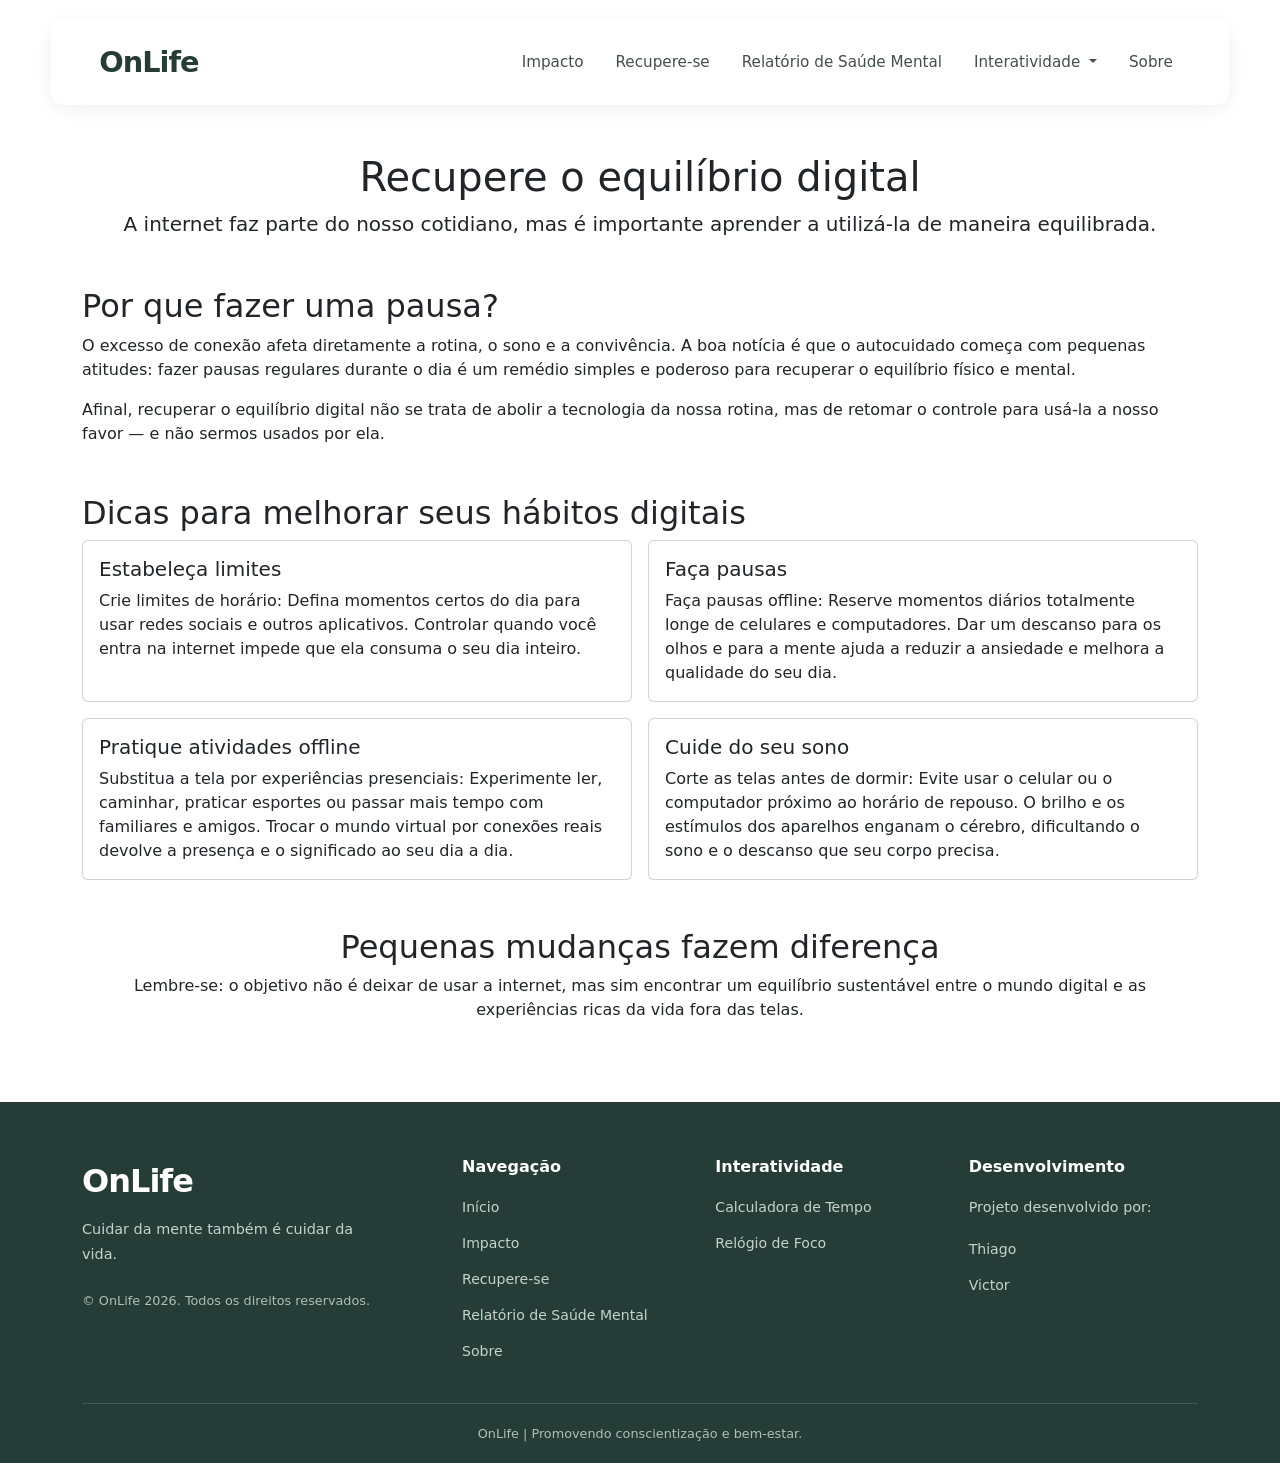
<file: pages/recupere_se.html>
<!DOCTYPE html>
<html lang="pt-BR">
<head>
    <meta charset="UTF-8">
    <meta name="viewport" content="width=device-width, initial-scale=1.0">

    <link href="https://cdn.jsdelivr.net/npm/bootstrap@5.3.8/dist/css/bootstrap.min.css" rel="stylesheet" integrity="sha384-sRIl4kxILFvY47J16cr9ZwB07vP4J8+LH7qKQnuqkuIAvNWLzeN8tE5YBujZqJLB" crossorigin="anonymous">

    <link rel="stylesheet" href="./../css/global.css">
    <link rel="stylesheet" href="./../css/header.css">
    <link rel="stylesheet" href="./../css/footer.css">

    <title>Onlife | Recupere-se</title>
</head>
<body>

    <header class="site-header">
        <nav class="navbar navbar-expand-lg">
            <div class="container-fluid px-lg-5">

                <a class="navbar-brand" href="./../index.html">
                    OnLife
                </a>

                <button
                    class="navbar-toggler"
                    type="button"
                    data-bs-toggle="offcanvas"
                    data-bs-target="#menuMobile"
                    aria-controls="menuMobile"
                    aria-label="Abrir menu de navegação"
                >
                    <span class="navbar-toggler-icon"></span>
                </button>

                <div class="collapse navbar-collapse justify-content-end">
                    <ul class="navbar-nav align-items-lg-center gap-lg-3">

                        <li class="nav-item">
                            <a class="nav-link" href="./../pages/impacto.html">
                                Impacto
                            </a>
                        </li>

                        <li class="nav-item">
                            <a class="nav-link" href="./../pages/recupere_se.html">
                                Recupere-se
                            </a>
                        </li>

                        <li class="nav-item">
                            <a class="nav-link" href="./../pages/relatorio.html">
                                Relatório de Saúde Mental
                            </a>
                        </li>

                        <li class="nav-item dropdown">
                            <a
                                class="nav-link dropdown-toggle"
                                href="#"
                                role="button"
                                data-bs-toggle="dropdown"
                                aria-expanded="false"
                            >
                                Interatividade
                            </a>

                            <ul class="dropdown-menu">
                                <li>
                                    <a class="dropdown-item" href="./../pages/calculadora_tempo.html">
                                        Calculadora de Tempo
                                    </a>
                                </li>

                                <li>
                                    <a class="dropdown-item" href="./../pages/relogio_foco.html">
                                        Relógio de Foco
                                    </a>
                                </li>
                            </ul>
                        </li>

                        <li class="nav-item">
                            <a class="nav-link" href="./../pages/sobre.html">
                                Sobre
                            </a>
                        </li>

                    </ul>
                </div>

                <div
                    class="offcanvas offcanvas-end mobile-menu"
                    tabindex="-1"
                    id="menuMobile"
                    aria-labelledby="menuMobileLabel"
                >
                    <div class="offcanvas-header">
                        <h5 class="offcanvas-title" id="menuMobileLabel">
                            OnLife
                        </h5>

                        <button
                            type="button"
                            class="btn-close"
                            data-bs-dismiss="offcanvas"
                            aria-label="Fechar menu"
                        ></button>
                    </div>

                    <div class="offcanvas-body">
                        <ul class="navbar-nav gap-2">

                            <li class="nav-item">
                                <a class="nav-link" href="./../pages/impacto.html">
                                    Impacto
                                </a>
                            </li>

                            <li class="nav-item">
                                <a class="nav-link" href="./../pages/recupere_se.html">
                                    Recupere-se
                                </a>
                            </li>

                            <li class="nav-item">
                                <a class="nav-link" href="./../pages/relatorio.html">
                                    Relatório de Saúde Mental
                                </a>
                            </li>

                            <li class="nav-item">
                                <a
                                    class="nav-link"
                                    data-bs-toggle="collapse"
                                    href="#submenuInteratividade"
                                    role="button"
                                    aria-expanded="false"
                                    aria-controls="submenuInteratividade"
                                >
                                    Interatividade
                                    <span class="dropdown-arrow">⌄</span>
                                </a>

                                <div class="collapse" id="submenuInteratividade">
                                    <ul class="navbar-nav submenu-mobile">
                                        <li>
                                            <a class="nav-link" href="./../pages/calculadora_tempo.html">
                                                Calculadora de Tempo
                                            </a>
                                        </li>

                                        <li>
                                            <a class="nav-link" href="./../pages/relogio_foco.html">
                                                Relógio de Foco
                                            </a>
                                        </li>
                                    </ul>
                                </div>
                            </li>

                            <li class="nav-item">
                                <a class="nav-link" href="./../pages/sobre.html">
                                    Sobre
                                </a>
                            </li>

                        </ul>
                    </div>
                </div>

            </div>
        </nav>
    </header>
<main class="container my-5">

    <div class="text-center mb-5">
        <h1>Recupere o equilíbrio digital</h1>

        <p class="lead">
            A internet faz parte do nosso cotidiano, mas é importante
            aprender a utilizá-la de maneira equilibrada.
        </p>
    </div>

    <section class="mb-5">
        <h2>Por que fazer uma pausa?</h2>

        <p>
            O excesso de conexão afeta diretamente a rotina, o sono e a convivência. A
            boa notícia é que o autocuidado começa com pequenas atitudes: fazer pausas
            regulares durante o dia é um remédio simples e poderoso para recuperar o
            equilíbrio físico e mental.
        </p>

        <p>
            Afinal, recuperar o equilíbrio digital não se trata de abolir a tecnologia da
            nossa rotina, mas de retomar o controle para usá-la a nosso favor — e não
            sermos usados por ela.
        </p>
    </section>

    <section class="mb-5">
        <h2>Dicas para melhorar seus hábitos digitais</h2>

        <div class="row g-3">

            <div class="col-md-6">
                <div class="card h-100">
                    <div class="card-body">
                        <h5 class="card-title">Estabeleça limites</h5>
                        <p class="card-text">
                            Crie limites de horário: Defina momentos certos do dia para usar redes sociais e
                            outros aplicativos. Controlar quando você entra na internet impede que ela
                            consuma o seu dia inteiro.
                        </p>
                    </div>
                </div>
            </div>

            <div class="col-md-6">
                <div class="card h-100">
                    <div class="card-body">
                        <h5 class="card-title">Faça pausas</h5>
                        <p class="card-text">
                            Faça pausas offline: Reserve momentos diários totalmente longe de celulares e
                            computadores. Dar um descanso para os olhos e para a mente ajuda a reduzir a
                            ansiedade e melhora a qualidade do seu dia.
                        </p>
                    </div>
                </div>
            </div>

            <div class="col-md-6">
                <div class="card h-100">
                    <div class="card-body">
                        <h5 class="card-title">Pratique atividades offline</h5>
                        <p class="card-text">
                            Substitua a tela por experiências presenciais: Experimente ler, caminhar, praticar
                            esportes ou passar mais tempo com familiares e amigos. Trocar o mundo
                            virtual por conexões reais devolve a presença e o significado ao seu dia a dia.
                        </p>
                    </div>
                </div>
            </div>

            <div class="col-md-6">
                <div class="card h-100">
                    <div class="card-body">
                        <h5 class="card-title">Cuide do seu sono</h5>
                        <p class="card-text">
                            Corte as telas antes de dormir: Evite usar o celular ou o computador próximo ao
                            horário de repouso. O brilho e os estímulos dos aparelhos enganam o cérebro,
                            dificultando o sono e o descanso que seu corpo precisa.
                        </p>
                    </div>
                </div>
            </div>

        </div>
    </section>

    <section class="text-center mb-4">
        <h2>Pequenas mudanças fazem diferença</h2>

        <p>
            Lembre-se: o objetivo não é deixar de usar a internet, mas sim encontrar um
            equilíbrio sustentável entre o mundo digital e as experiências ricas da vida
            fora das telas.
        </p>
    </section>

</main>

        <footer class="site-footer">
    <div class="container">
        <div class="row gy-4 footer-main">

            <div class="col-12 col-md-5 col-lg-4">
                <a class="footer-brand" href="./../index.html">
                    OnLife
                </a>

                <p class="footer-description">
                    Cuidar da mente também é cuidar da vida.
                </p>

                <p class="footer-copyright">
                    &copy; OnLife 2026. Todos os direitos reservados.
                </p>
            </div>

            <div class="col-12 col-md-7 col-lg-8">
                <div class="row gy-4">

                    <div class="col-6 col-lg-4">
                        <h5 class="footer-title">Navegação</h5>

                        <ul class="footer-links">
                            <li>
                                <a href="./../index.html">Início</a>
                            </li>
                            <li>
                                <a href="./../pages/impacto.html">Impacto</a>
                            </li>
                            <li>
                                <a href="./../pages/recupere_se.html">Recupere-se</a>
                            </li>
                            <li>
                                <a href="./../pages/relatorio.html">Relatório de Saúde Mental</a>
                            </li>
                            <li>
                                <a href="./../pages/sobre.html">Sobre</a>
                            </li>
                        </ul>
                    </div>

                    <div class="col-6 col-lg-4">
                        <h5 class="footer-title">Interatividade</h5>

                        <ul class="footer-links">
                            <li>
                                <a href="./../pages/calculadora_tempo.html">Calculadora de Tempo</a>
                            </li>
                            <li>
                                <a href="./../pages/relogio_foco.html">Relógio de Foco</a>
                            </li>
                        </ul>
                    </div>

                    <div class="col-12 col-lg-4">
                        <h5 class="footer-title">Desenvolvimento</h5>

                        <p class="footer-description">
                            Projeto desenvolvido por:
                        </p>

                        <ul class="footer-links">
                            <li>
                                <a href="https://github.com/Thiago-P-Sampaio" target="_blank" rel="noopener noreferrer">
                                    Thiago
                                </a>
                            </li>
                            <li>
                                <a href="https://github.com/gunter-458" target="_blank" rel="noopener noreferrer">
                                    Victor
                                </a>
                            </li>
                        </ul>
                    </div>

                </div>
            </div>

        </div>

        <div class="footer-bottom">
            <p>OnLife | Promovendo conscientização e bem-estar.</p>
        </div>
    </div>
</footer>

    <script src="https://cdn.jsdelivr.net/npm/bootstrap@5.3.8/dist/js/bootstrap.bundle.min.js" integrity="sha384-FKyoEForCGlyvwx9Hj09JcYn3nv7wiPVlz7YYwJrWVcXK/BmnVDxM+D2scQbITxI" crossorigin="anonymous"></script>

</body>
</html>
</file>
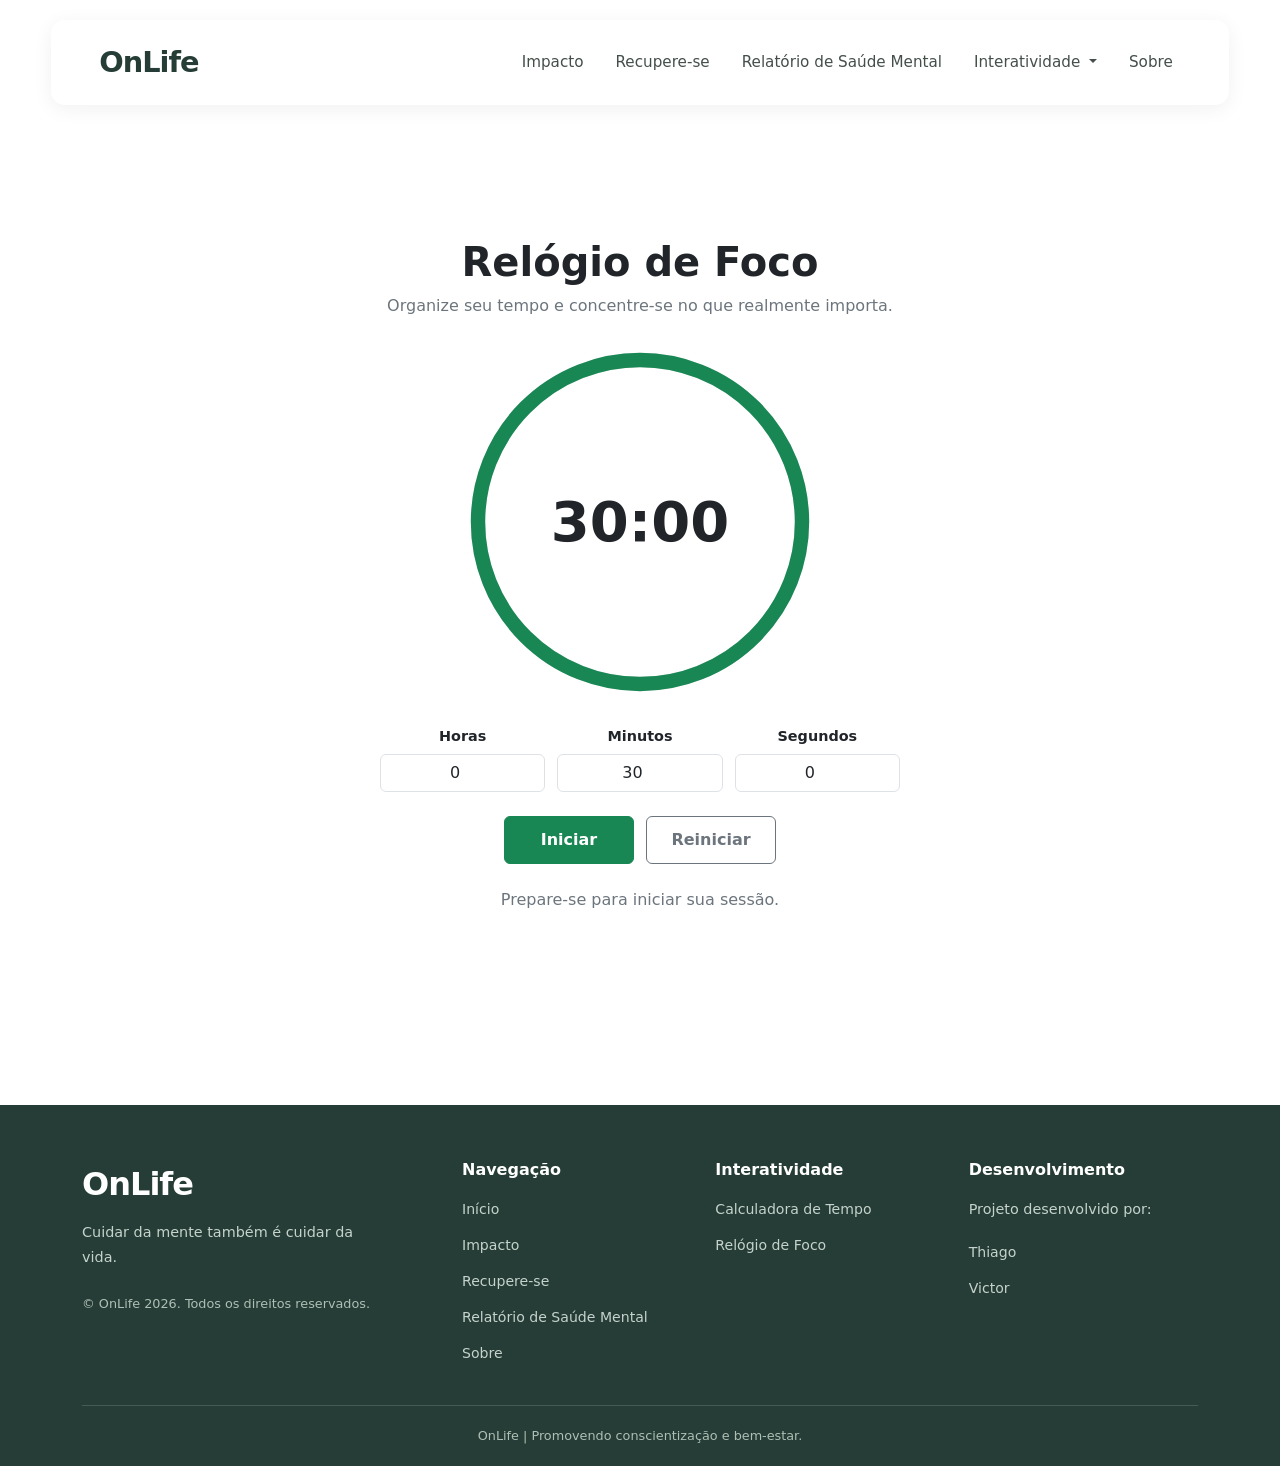
<file: pages/relogio_foco.html>
<!DOCTYPE html>
<html lang="pt-BR">
<head>
    <meta charset="UTF-8">
    <meta name="viewport" content="width=device-width, initial-scale=1.0">

    <link href="https://cdn.jsdelivr.net/npm/bootstrap@5.3.8/dist/css/bootstrap.min.css" rel="stylesheet" integrity="sha384-sRIl4kxILFvY47J16cr9ZwB07vP4J8+LH7qKQnuqkuIAvNWLzeN8tE5YBujZqJLB" crossorigin="anonymous">

    <link rel="stylesheet" href="./../css/global.css">
    <link rel="stylesheet" href="./../css/header.css">
    <link rel="stylesheet" href="./../css/footer.css">
    <link rel="stylesheet" href="./../css/relogio_foco.css">


    <title>Onlife | Focus!</title>
</head>
<body>

    <header class="site-header">
        <nav class="navbar navbar-expand-lg">
            <div class="container-fluid px-lg-5">

                <a class="navbar-brand" href="./../index.html">
                    OnLife
                </a>

                <button
                    class="navbar-toggler"
                    type="button"
                    data-bs-toggle="offcanvas"
                    data-bs-target="#menuMobile"
                    aria-controls="menuMobile"
                    aria-label="Abrir menu de navegação"
                >
                    <span class="navbar-toggler-icon"></span>
                </button>

                <div class="collapse navbar-collapse justify-content-end">
                    <ul class="navbar-nav align-items-lg-center gap-lg-3">

                        <li class="nav-item">
                            <a class="nav-link" href="./../pages/impacto.html">
                                Impacto
                            </a>
                        </li>

                        <li class="nav-item">
                            <a class="nav-link" href="./../pages/recupere_se.html">
                                Recupere-se
                            </a>
                        </li>

                        <li class="nav-item">
                            <a class="nav-link" href="./../pages/relatorio.html">
                                Relatório de Saúde Mental
                            </a>
                        </li>

                        <li class="nav-item dropdown">
                            <a
                                class="nav-link dropdown-toggle"
                                href="#"
                                role="button"
                                data-bs-toggle="dropdown"
                                aria-expanded="false"
                            >
                                Interatividade
                            </a>

                            <ul class="dropdown-menu">
                                <li>
                                    <a class="dropdown-item" href="./../pages/calculadora_tempo.html">
                                        Calculadora de Tempo
                                    </a>
                                </li>

                                <li>
                                    <a class="dropdown-item" href="./../pages/relogio_foco.html">
                                        Relógio de Foco
                                    </a>
                                </li>
                            </ul>
                        </li>

                        <li class="nav-item">
                            <a class="nav-link" href="./../pages/sobre.html">
                                Sobre
                            </a>
                        </li>

                    </ul>
                </div>

                <div
                    class="offcanvas offcanvas-end mobile-menu"
                    tabindex="-1"
                    id="menuMobile"
                    aria-labelledby="menuMobileLabel"
                >
                    <div class="offcanvas-header">
                        <h5 class="offcanvas-title" id="menuMobileLabel">
                            OnLife
                        </h5>

                        <button
                            type="button"
                            class="btn-close"
                            data-bs-dismiss="offcanvas"
                            aria-label="Fechar menu"
                        ></button>
                    </div>

                    <div class="offcanvas-body">
                        <ul class="navbar-nav gap-2">

                            <li class="nav-item">
                                <a class="nav-link" href="./../pages/impacto.html">
                                    Impacto
                                </a>
                            </li>

                            <li class="nav-item">
                                <a class="nav-link" href="./../pages/recupere_se.html">
                                    Recupere-se
                                </a>
                            </li>

                            <li class="nav-item">
                                <a class="nav-link" href="./../pages/relatorio.html">
                                    Relatório de Saúde Mental
                                </a>
                            </li>

                            <li class="nav-item">
                                <a
                                    class="nav-link"
                                    data-bs-toggle="collapse"
                                    href="#submenuInteratividade"
                                    role="button"
                                    aria-expanded="false"
                                    aria-controls="submenuInteratividade"
                                >
                                    Interatividade
                                    <span class="dropdown-arrow">⌄</span>
                                </a>

                                <div class="collapse" id="submenuInteratividade">
                                    <ul class="navbar-nav submenu-mobile">
                                        <li>
                                            <a class="nav-link" href="./../pages/calculadora_tempo.html">
                                                Calculadora de Tempo
                                            </a>
                                        </li>

                                        <li>
                                            <a class="nav-link" href="./../pages/relogio_foco.html">
                                                Relógio de Foco
                                            </a>
                                        </li>
                                    </ul>
                                </div>
                            </li>

                            <li class="nav-item">
                                <a class="nav-link" href="./../pages/sobre.html">
                                    Sobre
                                </a>
                            </li>

                        </ul>
                    </div>
                </div>

            </div>
        </nav>
    </header>

    <main class="focus-page">
        <section class="timer-container">

            <header class="timer-header">
                <h1>Relógio de Foco</h1>
                <p>Organize seu tempo e concentre-se no que realmente importa.</p>
            </header>

            <div class="timer-circle">
                <svg viewBox="0 0 200 200" aria-hidden="true">
                    <circle
                        class="timer-background"
                        cx="100"
                        cy="100"
                        r="90">
                    </circle>

                    <circle
                        class="timer-progress"
                        id="timerProgress"
                        cx="100"
                        cy="100"
                        r="90">
                    </circle>
                </svg>

                <div
                    class="timer-display"
                    id="timerDisplay"
                    role="timer"
                    aria-live="off">
                    00:30:00
                </div>
            </div>

            <div class="timer-settings">
                <div class="setting-group">
                    <label for="hours">Horas</label>
                    <input
                        type="number"
                        class="form-control"
                        id="hours"
                        min="0"
                        max="99"
                        value="0">
                </div>

                <div class="setting-group">
                    <label for="minutes">Minutos</label>
                    <input
                        type="number"
                        class="form-control"
                        id="minutes"
                        min="0"
                        max="59"
                        value="30">
                </div>

                <div class="setting-group">
                    <label for="seconds">Segundos</label>
                    <input
                        type="number"
                        class="form-control"
                        id="seconds"
                        min="0"
                        max="59"
                        value="0">
                </div>
            </div>

            <div class="timer-controls">
                <button
                    type="button"
                    class="btn btn-success"
                    id="startPauseBtn">
                    Iniciar
                </button>

                <button
                    type="button"
                    class="btn btn-outline-secondary"
                    id="resetBtn">
                    Reiniciar
                </button>
            </div>

            <p class="timer-message" id="timerMessage" aria-live="polite">
                Prepare-se para iniciar sua sessão.
            </p>

        </section>
    </main>

        <footer class="site-footer">
    <div class="container">
        <div class="row gy-4 footer-main">

            <div class="col-12 col-md-5 col-lg-4">
                <a class="footer-brand" href="./../index.html">
                    OnLife
                </a>

                <p class="footer-description">
                    Cuidar da mente também é cuidar da vida.
                </p>

                <p class="footer-copyright">
                    &copy; OnLife 2026. Todos os direitos reservados.
                </p>
            </div>

            <div class="col-12 col-md-7 col-lg-8">
                <div class="row gy-4">

                    <div class="col-6 col-lg-4">
                        <h5 class="footer-title">Navegação</h5>

                        <ul class="footer-links">
                            <li>
                                <a href="./../index.html">Início</a>
                            </li>
                            <li>
                                <a href="./../pages/impacto.html">Impacto</a>
                            </li>
                            <li>
                                <a href="./../pages/recupere_se.html">Recupere-se</a>
                            </li>
                            <li>
                                <a href="./../pages/relatorio.html">Relatório de Saúde Mental</a>
                            </li>
                            <li>
                                <a href="./../pages/sobre.html">Sobre</a>
                            </li>
                        </ul>
                    </div>

                    <div class="col-6 col-lg-4">
                        <h5 class="footer-title">Interatividade</h5>

                        <ul class="footer-links">
                            <li>
                                <a href="./../pages/calculadora_tempo.html">Calculadora de Tempo</a>
                            </li>
                            <li>
                                <a href="./../pages/relogio_foco.html">Relógio de Foco</a>
                            </li>
                        </ul>
                    </div>

                    <div class="col-12 col-lg-4">
                        <h5 class="footer-title">Desenvolvimento</h5>

                        <p class="footer-description">
                            Projeto desenvolvido por:
                        </p>

                        <ul class="footer-links">
                            <li>
                                <a href="https://github.com/Thiago-P-Sampaio" target="_blank" rel="noopener noreferrer">
                                    Thiago
                                </a>
                            </li>
                            <li>
                                <a href="https://github.com/gunter-458" target="_blank" rel="noopener noreferrer">
                                    Victor
                                </a>
                            </li>
                        </ul>
                    </div>

                </div>
            </div>

        </div>

        <div class="footer-bottom">
            <p>OnLife | Promovendo conscientização e bem-estar.</p>
        </div>
    </div>
</footer>

    <script src="https://cdn.jsdelivr.net/npm/bootstrap@5.3.8/dist/js/bootstrap.bundle.min.js" integrity="sha384-FKyoEForCGlyvwx9Hj09JcYn3nv7wiPVlz7YYwJrWVcXK/BmnVDxM+D2scQbITxI" crossorigin="anonymous"></script>
    <script src="../js/relogio_foco.js" defer></script>

</body>
</html>
</file>
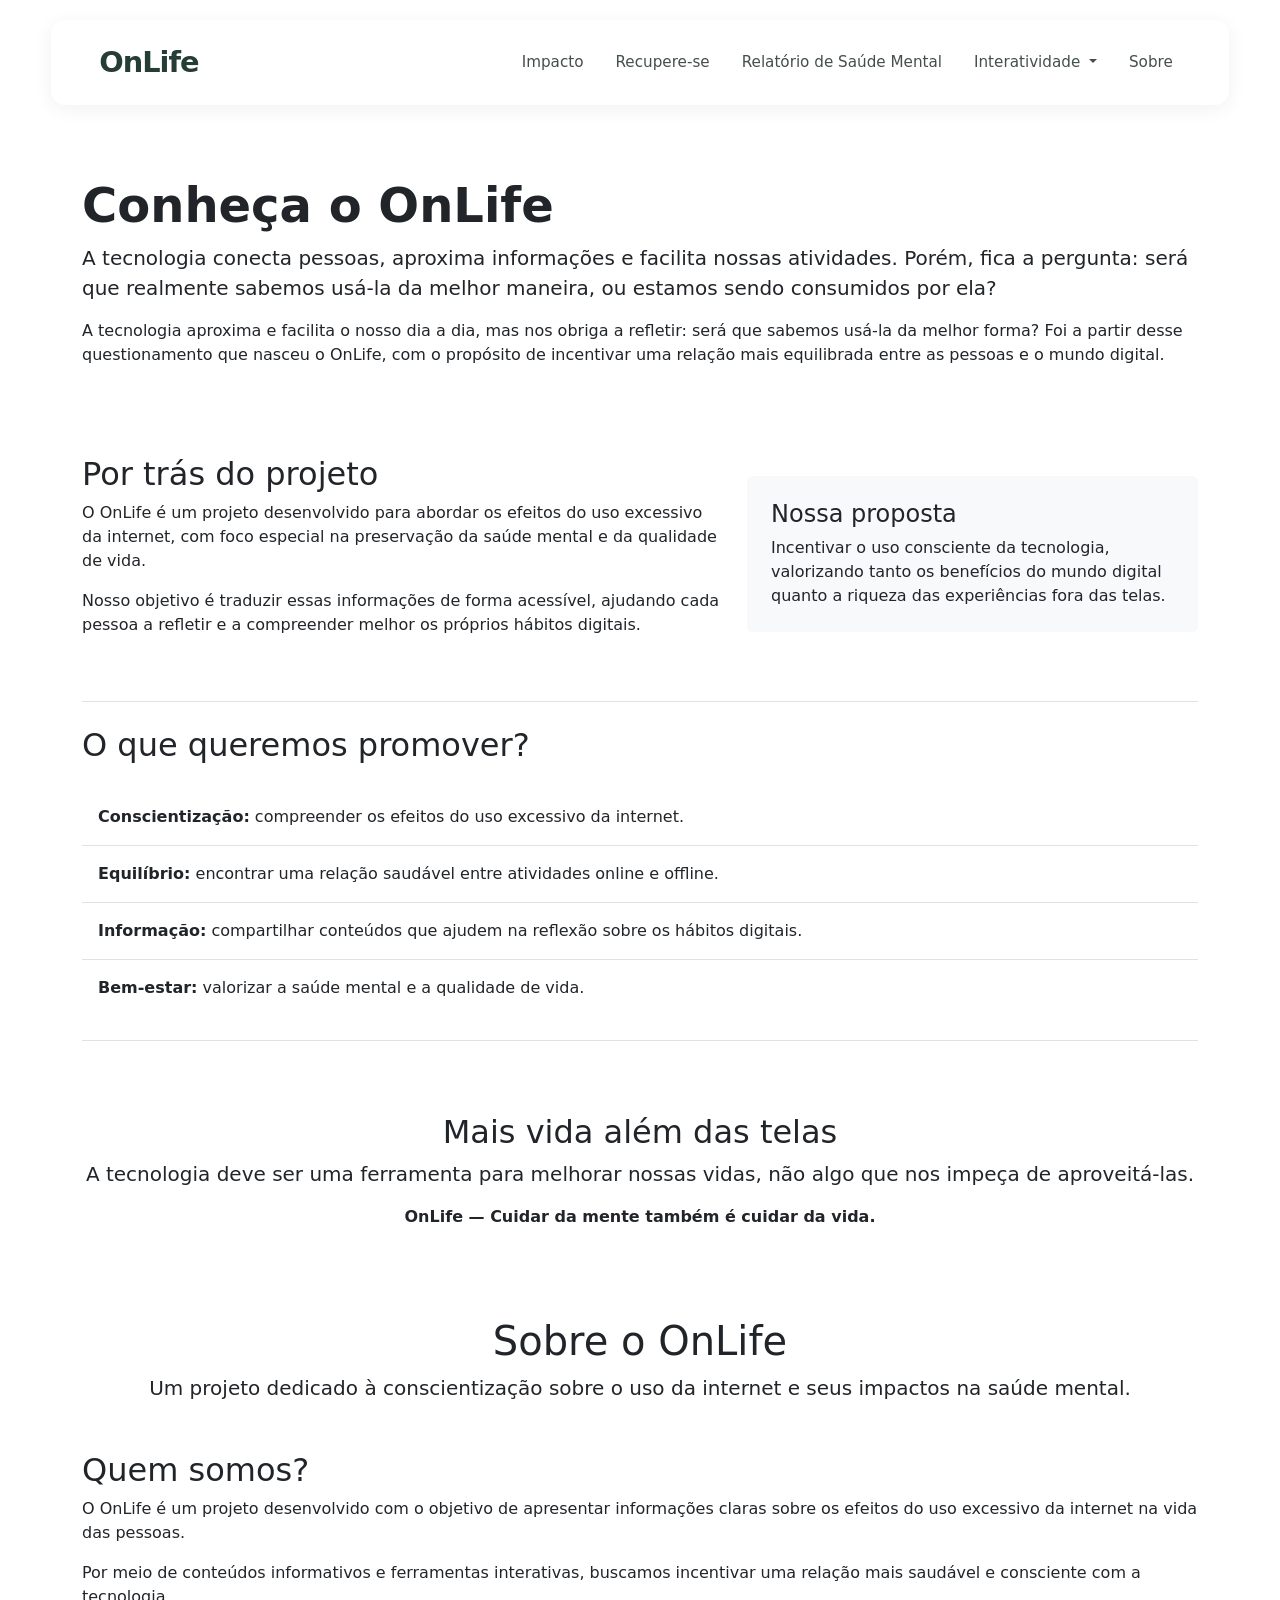
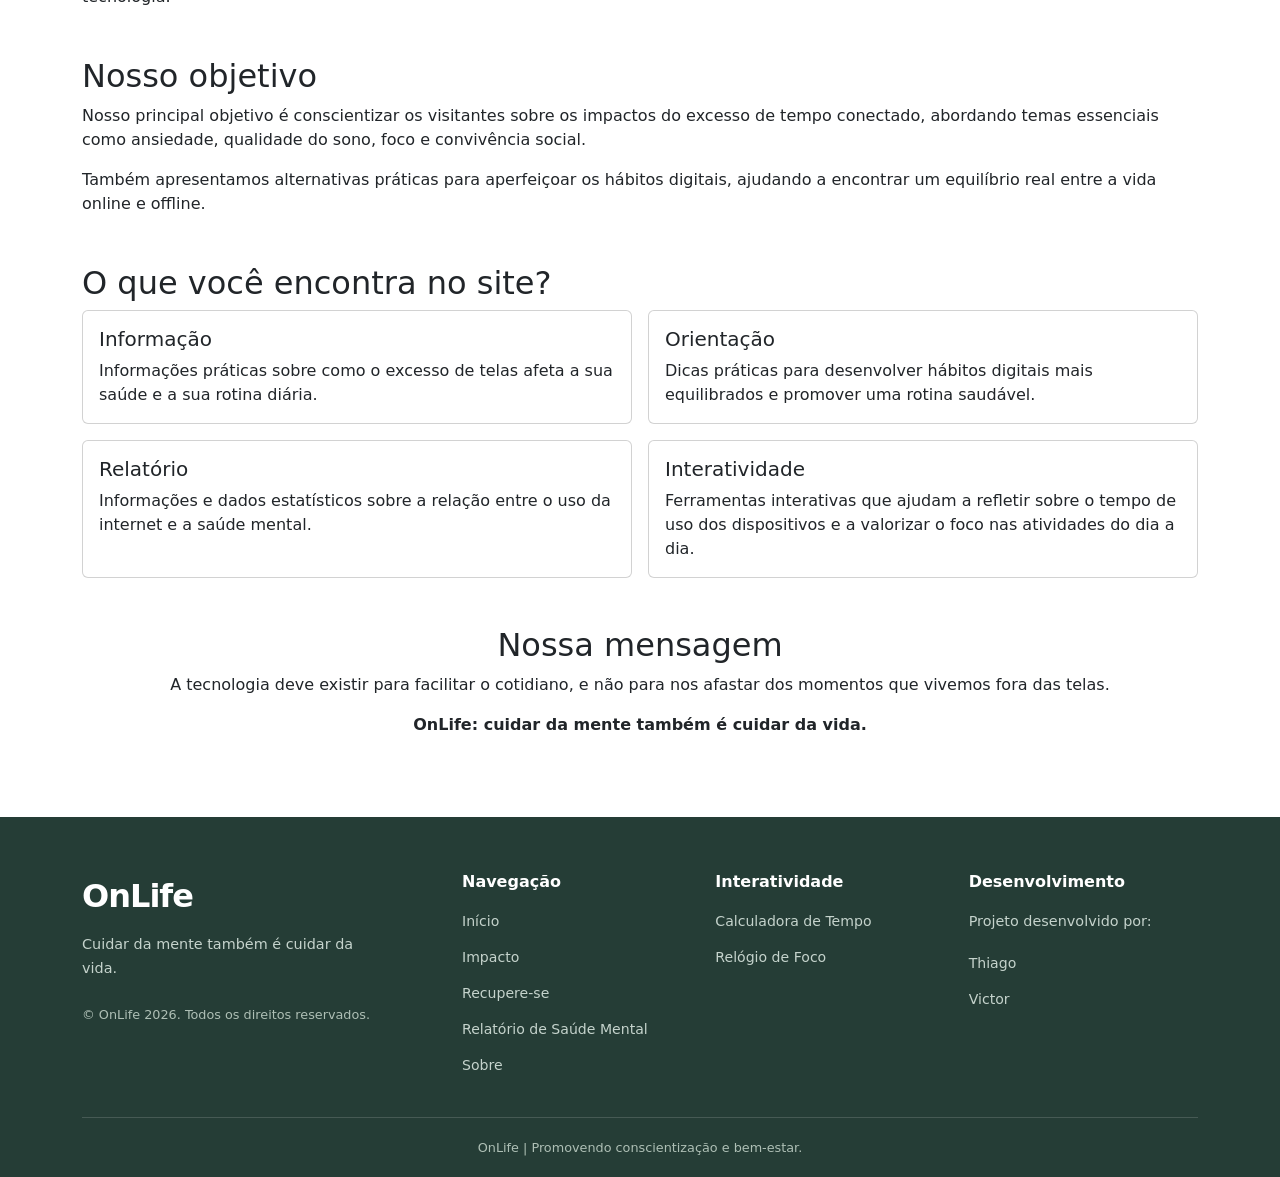
<file: pages/sobre.html>
<!DOCTYPE html>
<html lang="pt-BR">
<head>
    <meta charset="UTF-8">
    <meta name="viewport" content="width=device-width, initial-scale=1.0">

    <link href="https://cdn.jsdelivr.net/npm/bootstrap@5.3.8/dist/css/bootstrap.min.css" rel="stylesheet" integrity="sha384-sRIl4kxILFvY47J16cr9ZwB07vP4J8+LH7qKQnuqkuIAvNWLzeN8tE5YBujZqJLB" crossorigin="anonymous">

    <link rel="stylesheet" href="./../css/global.css">
    <link rel="stylesheet" href="./../css/header.css">
    <link rel="stylesheet" href="./../css/footer.css">

    <title>Onlife | Sobre</title>
</head>
<body>

    <header class="site-header">
        <nav class="navbar navbar-expand-lg">
            <div class="container-fluid px-lg-5">

                <a class="navbar-brand" href="./../index.html">
                    OnLife
                </a>

                <button
                    class="navbar-toggler"
                    type="button"
                    data-bs-toggle="offcanvas"
                    data-bs-target="#menuMobile"
                    aria-controls="menuMobile"
                    aria-label="Abrir menu de navegação"
                >
                    <span class="navbar-toggler-icon"></span>
                </button>

                <div class="collapse navbar-collapse justify-content-end">
                    <ul class="navbar-nav align-items-lg-center gap-lg-3">

                        <li class="nav-item">
                            <a class="nav-link" href="./../pages/impacto.html">
                                Impacto
                            </a>
                        </li>

                        <li class="nav-item">
                            <a class="nav-link" href="./../pages/recupere_se.html">
                                Recupere-se
                            </a>
                        </li>

                        <li class="nav-item">
                            <a class="nav-link" href="./../pages/relatorio.html">
                                Relatório de Saúde Mental
                            </a>
                        </li>

                        <li class="nav-item dropdown">
                            <a
                                class="nav-link dropdown-toggle"
                                href="#"
                                role="button"
                                data-bs-toggle="dropdown"
                                aria-expanded="false"
                            >
                                Interatividade
                            </a>

                            <ul class="dropdown-menu">
                                <li>
                                    <a class="dropdown-item" href="./../pages/calculadora_tempo.html">
                                        Calculadora de Tempo
                                    </a>
                                </li>

                                <li>
                                    <a class="dropdown-item" href="./../pages/relogio_foco.html">
                                        Relógio de Foco
                                    </a>
                                </li>
                            </ul>
                        </li>

                        <li class="nav-item">
                            <a class="nav-link" href="./../pages/sobre.html">
                                Sobre
                            </a>
                        </li>

                    </ul>
                </div>

                <div
                    class="offcanvas offcanvas-end mobile-menu"
                    tabindex="-1"
                    id="menuMobile"
                    aria-labelledby="menuMobileLabel"
                >
                    <div class="offcanvas-header">
                        <h5 class="offcanvas-title" id="menuMobileLabel">
                            OnLife
                        </h5>

                        <button
                            type="button"
                            class="btn-close"
                            data-bs-dismiss="offcanvas"
                            aria-label="Fechar menu"
                        ></button>
                    </div>

                    <div class="offcanvas-body">
                        <ul class="navbar-nav gap-2">

                            <li class="nav-item">
                                <a class="nav-link" href="./../pages/impacto.html">
                                    Impacto
                                </a>
                            </li>

                            <li class="nav-item">
                                <a class="nav-link" href="./../pages/recupere_se.html">
                                    Recupere-se
                                </a>
                            </li>

                            <li class="nav-item">
                                <a class="nav-link" href="./../pages/relatorio.html">
                                    Relatório de Saúde Mental
                                </a>
                            </li>

                            <li class="nav-item">
                                <a
                                    class="nav-link"
                                    data-bs-toggle="collapse"
                                    href="#submenuInteratividade"
                                    role="button"
                                    aria-expanded="false"
                                    aria-controls="submenuInteratividade"
                                >
                                    Interatividade
                                    <span class="dropdown-arrow">⌄</span>
                                </a>

                                <div class="collapse" id="submenuInteratividade">
                                    <ul class="navbar-nav submenu-mobile">
                                        <li>
                                            <a class="nav-link" href="./../pages/calculadora_tempo.html">
                                                Calculadora de Tempo
                                            </a>
                                        </li>

                                        <li>
                                            <a class="nav-link" href="./../pages/relogio_foco.html">
                                                Relógio de Foco
                                            </a>
                                        </li>
                                    </ul>
                                </div>
                            </li>

                            <li class="nav-item">
                                <a class="nav-link" href="./../pages/sobre.html">
                                    Sobre
                                </a>
                            </li>

                        </ul>
                    </div>
                </div>

            </div>
        </nav>
    </header>

<main class="container my-5">

    <section class="py-4 mb-5">
        <h1 class="display-5 fw-bold">Conheça o OnLife</h1>

        <p class="lead">
            A tecnologia conecta pessoas, aproxima informações e facilita nossas
            atividades. Porém, fica a pergunta: será que realmente sabemos usá-la da
            melhor maneira, ou estamos sendo consumidos por ela?
        </p>

        <p>
            A tecnologia aproxima e facilita o nosso dia a dia, mas nos obriga a refletir:
            será que sabemos usá-la da melhor forma? Foi a partir desse questionamento
            que nasceu o OnLife, com o propósito de incentivar uma relação mais
            equilibrada entre as pessoas e o mundo digital.
        </p>
    </section>

    <section class="row align-items-center g-4 mb-5">

        <div class="col-md-7">
            <h2>Por trás do projeto</h2>

            <p>
                O OnLife é um projeto desenvolvido para abordar os efeitos do uso excessivo
                da internet, com foco especial na preservação da saúde mental e da qualidade
                de vida.
            </p>

            <p>
                Nosso objetivo é traduzir essas informações de forma acessível, ajudando
                cada pessoa a refletir e a compreender melhor os próprios hábitos digitais.
            </p>
        </div>

        <div class="col-md-5">
            <div class="p-4 bg-light rounded">
                <h3 class="h4">Nossa proposta</h3>

                <p class="mb-0">
                    Incentivar o uso consciente da tecnologia, valorizando tanto os benefícios
                    do mundo digital quanto a riqueza das experiências fora das telas.
                </p>
            </div>
        </div>

    </section>

    <section class="border-top border-bottom py-4 my-5">

        <h2 class="mb-4">O que queremos promover?</h2>

        <ul class="list-group list-group-flush">

            <li class="list-group-item py-3">
                <strong>Conscientização:</strong>
                compreender os efeitos do uso excessivo da internet.
            </li>

            <li class="list-group-item py-3">
                <strong>Equilíbrio:</strong>
                encontrar uma relação saudável entre atividades
                online e offline.
            </li>

            <li class="list-group-item py-3">
                <strong>Informação:</strong>
                compartilhar conteúdos que ajudem na reflexão
                sobre os hábitos digitais.
            </li>

            <li class="list-group-item py-3">
                <strong>Bem-estar:</strong>
                valorizar a saúde mental e a qualidade de vida.
            </li>

        </ul>

    </section>

    <section class="text-center py-4">

        <h2>Mais vida além das telas</h2>

        <p class="lead">
            A tecnologia deve ser uma ferramenta para melhorar
            nossas vidas, não algo que nos impeça de aproveitá-las.
        </p>

        <p class="fw-bold">
            OnLife — Cuidar da mente também é cuidar da vida.
        </p>

    </section>

</main>

<main class="container my-5">

    <div class="text-center mb-5">
        <h1>Sobre o OnLife</h1>

        <p class="lead">
            Um projeto dedicado à conscientização sobre o uso
            da internet e seus impactos na saúde mental.
        </p>
    </div>

    <section class="mb-5">
        <h2>Quem somos?</h2>

        <p>
            O OnLife é um projeto desenvolvido com o objetivo de apresentar informações
            claras sobre os efeitos do uso excessivo da internet na vida das pessoas.
        </p>

        <p>
            Por meio de conteúdos informativos e ferramentas interativas, buscamos
            incentivar uma relação mais saudável e consciente com a tecnologia.
        </p>
    </section>

    <section class="mb-5">
        <h2>Nosso objetivo</h2>

        <p>
            Nosso principal objetivo é conscientizar os visitantes sobre os impactos do
            excesso de tempo conectado, abordando temas essenciais como ansiedade,
            qualidade do sono, foco e convivência social.
        </p>

        <p>
            Também apresentamos alternativas práticas para aperfeiçoar os hábitos
            digitais, ajudando a encontrar um equilíbrio real entre a vida online e
            offline.
        </p>
    </section>

    <section class="mb-5">
        <h2>O que você encontra no site?</h2>

        <div class="row g-3">

            <div class="col-md-6">
                <div class="card h-100">
                    <div class="card-body">
                        <h5 class="card-title">Informação</h5>
                        <p class="card-text">
                            Informações práticas sobre como o excesso de telas afeta a sua saúde e a sua
                            rotina diária.
                        </p>
                    </div>
                </div>
            </div>

            <div class="col-md-6">
                <div class="card h-100">
                    <div class="card-body">
                        <h5 class="card-title">Orientação</h5>
                        <p class="card-text">
                            Dicas práticas para desenvolver hábitos digitais mais equilibrados e
                            promover uma rotina saudável.
                        </p>
                    </div>
                </div>
            </div>

            <div class="col-md-6">
                <div class="card h-100">
                    <div class="card-body">
                        <h5 class="card-title">Relatório</h5>
                        <p class="card-text">
                            Informações e dados estatísticos sobre a relação entre o uso da internet e a
                            saúde mental.
                        </p>
                    </div>
                </div>
            </div>

            <div class="col-md-6">
                <div class="card h-100">
                    <div class="card-body">
                        <h5 class="card-title">Interatividade</h5>
                        <p class="card-text">
                            Ferramentas interativas que ajudam a refletir sobre o tempo de uso dos
                            dispositivos e a valorizar o foco nas atividades do dia a dia.
                        </p>
                    </div>
                </div>
            </div>

        </div>
    </section>

    <section class="text-center mb-4">
        <h2>Nossa mensagem</h2>

        <p>
            A tecnologia deve existir para facilitar o cotidiano, e não para nos afastar
            dos momentos que vivemos fora das telas.
        </p>

        <p>
            <strong>OnLife: cuidar da mente também é cuidar da vida.</strong>
        </p>
    </section>

</main>



        <footer class="site-footer">
    <div class="container">
        <div class="row gy-4 footer-main">

            <div class="col-12 col-md-5 col-lg-4">
                <a class="footer-brand" href="./../index.html">
                    OnLife
                </a>

                <p class="footer-description">
                    Cuidar da mente também é cuidar da vida.
                </p>

                <p class="footer-copyright">
                    &copy; OnLife 2026. Todos os direitos reservados.
                </p>
            </div>

            <div class="col-12 col-md-7 col-lg-8">
                <div class="row gy-4">

                    <div class="col-6 col-lg-4">
                        <h5 class="footer-title">Navegação</h5>

                        <ul class="footer-links">
                            <li>
                                <a href="./../index.html">Início</a>
                            </li>
                            <li>
                                <a href="./../pages/impacto.html">Impacto</a>
                            </li>
                            <li>
                                <a href="./../pages/recupere_se.html">Recupere-se</a>
                            </li>
                            <li>
                                <a href="./../pages/relatorio.html">Relatório de Saúde Mental</a>
                            </li>
                            <li>
                                <a href="./../pages/sobre.html">Sobre</a>
                            </li>
                        </ul>
                    </div>

                    <div class="col-6 col-lg-4">
                        <h5 class="footer-title">Interatividade</h5>

                        <ul class="footer-links">
                            <li>
                                <a href="./../pages/calculadora_tempo.html">Calculadora de Tempo</a>
                            </li>
                            <li>
                                <a href="./../pages/relogio_foco.html">Relógio de Foco</a>
                            </li>
                        </ul>
                    </div>

                    <div class="col-12 col-lg-4">
                        <h5 class="footer-title">Desenvolvimento</h5>

                        <p class="footer-description">
                            Projeto desenvolvido por:
                        </p>

                        <ul class="footer-links">
                            <li>
                                <a href="https://github.com/Thiago-P-Sampaio" target="_blank" rel="noopener noreferrer">
                                    Thiago
                                </a>
                            </li>
                            <li>
                                <a href="https://github.com/gunter-458" target="_blank" rel="noopener noreferrer">
                                    Victor
                                </a>
                            </li>
                        </ul>
                    </div>

                </div>
            </div>

        </div>

        <div class="footer-bottom">
            <p>OnLife | Promovendo conscientização e bem-estar.</p>
        </div>
    </div>
</footer>

    <script src="https://cdn.jsdelivr.net/npm/bootstrap@5.3.8/dist/js/bootstrap.bundle.min.js" integrity="sha384-FKyoEForCGlyvwx9Hj09JcYn3nv7wiPVlz7YYwJrWVcXK/BmnVDxM+D2scQbITxI" crossorigin="anonymous"></script>

</body>
</html>
</file>
<file: css/global.css>
* {
    padding: 0;
    margin: 0;
    box-sizing: border-box;
}
</file>
<file: css/header.css>
.site-header {
    margin: 20px 4%;
    padding: 8px 0;
    background-color: #ffffff;
    border-radius: 14px;
    box-shadow: 0 4px 20px rgba(0, 0, 0, 0.06);
}

.site-header .navbar {
    padding: 8px 0;
}

.site-header .navbar-brand {
    color: #253d36;
    font-size: 1.8rem;
    font-weight: 700;
    letter-spacing: -1px;
    text-decoration: none;
}

.site-header .navbar-brand:hover {
    color: #426b5d;
}

.site-header .nav-link {
    color: #444f4a;
    font-size: 0.95rem;
    font-weight: 500;
    transition: color 0.2s ease;
}

.site-header .nav-link:hover,
.site-header .nav-link:focus {
    color: #4b8870;
}

.site-header .dropdown-menu {
    min-width: 220px;
    padding: 8px;
    border: 1px solid #eeeeee;
    border-radius: 10px;
    box-shadow: 0 8px 20px rgba(0, 0, 0, 0.08);
}

.site-header .dropdown-item {
    padding: 10px 12px;
    color: #444f4a;
    font-size: 0.9rem;
    border-radius: 6px;
    transition: background-color 0.2s ease, color 0.2s ease;
}

.site-header .dropdown-item:hover {
    color: #315d4c;
    background-color: #edf5f0;
}

.site-header .navbar-toggler {
    border: none;
    padding: 8px;
    box-shadow: none;
}

.site-header .navbar-toggler:focus {
    box-shadow: none;
}

.mobile-menu {
    width: min(320px, 85vw);
    border: none;
    box-shadow: -5px 0 25px rgba(0, 0, 0, 0.08);
}

.mobile-menu .offcanvas-header {
    padding: 24px;
    border-bottom: 1px solid #eeeeee;
}

.mobile-menu .offcanvas-title {
    color: #253d36;
    font-size: 1.5rem;
    font-weight: 700;
}

.mobile-menu .offcanvas-body {
    padding: 20px 24px;
}

.mobile-menu .nav-link {
    display: flex;
    align-items: center;
    justify-content: space-between;
    padding: 12px 10px;
    border-radius: 7px;
}

.mobile-menu .nav-link:hover {
    background-color: #edf5f0;
}

.submenu-mobile {
    margin: 4px 0 8px 15px;
    padding-left: 10px;
    border-left: 2px solid #d7e8df;
}

.submenu-mobile .nav-link {
    padding: 9px 12px;
    font-size: 0.9rem;
    color: #64746c;
}

.dropdown-arrow {
    font-size: 1.2rem;
}

@media (min-width: 992px) {
    .mobile-menu {
        display: none;
    }
}

@media (max-width: 991.98px) {
    .site-header {
        margin: 12px 4%;
    }

    .site-header .navbar-brand {
        font-size: 1.6rem;
    }
}
</file>
<file: css/calculadora_tempo.css>
.calculadora-page {
    min-height: 70vh;
}

.calculadora-page .card {
    transition: transform 0.2s ease, box-shadow 0.2s ease;
}

.calculadora-page .card:hover {
    transform: translateY(-3px);
}

.calculadora-page .form-control:focus,
.calculadora-page .form-select:focus {
    border-color: #198754;
    box-shadow: 0 0 0 0.2rem rgba(25, 135, 84, 0.15);
}

.calculadora-page .form-control {
    min-height: 55px;
}

.calculadora-page .progress {
    height: 14px;
    background-color: #e9ecef;
}

.calculadora-page .progress-bar {
    transition: width 0.6s ease;
}

.calculadora-page .accordion-button:not(.collapsed) {
    color: #198754;
    background-color: #e9f5ee;
    box-shadow: none;
}

.calculadora-page .accordion-button:focus {
    border-color: #198754;
    box-shadow: 0 0 0 0.2rem rgba(25, 135, 84, 0.15);
}

.calculadora-page .accordion-body {
    line-height: 1.8;
}

.calculadora-page .accordion-body a {
    display: inline-block;
    margin-top: 8px;
    color: #198754;
    font-weight: 600;
    text-decoration: none;
}

.calculadora-page .accordion-body a:hover {
    text-decoration: underline;
}

.calculadora-page #cardsComparacao .border {
    border-color: #e5eae7 !important;
}

.calculadora-page #cardsComparacao .border:hover {
    border-color: #198754 !important;
}

@media (max-width: 575.98px) {
    .calculadora-page .display-4 {
        font-size: 2.3rem;
    }

    .calculadora-page .display-6 {
        font-size: 2rem;
    }

    .calculadora-page .card-body {
        padding: 1.25rem;
    }
}

@media (prefers-reduced-motion: reduce) {
    .calculadora-page .card,
    .calculadora-page .progress-bar {
        transition: none;
    }
}
</file>
<file: css/footer.css>
.site-footer {
    margin-top: 80px;
    padding: 55px 0 20px;
    background-color: #253d36;
    color: #ffffff;
}

.footer-main {
    padding-bottom: 40px;
}

.footer-brand {
    display: inline-block;
    margin-bottom: 12px;
    color: #ffffff;
    font-size: 2rem;
    font-weight: 700;
    letter-spacing: -1px;
    text-decoration: none;
    transition: color 0.2s ease;
}

.footer-brand:hover {
    color: #a8d5bd;
}

.footer-description {
    max-width: 280px;
    margin-bottom: 18px;
    color: #c5d3cc;
    font-size: 0.9rem;
    line-height: 1.7;
}

.footer-copyright {
    margin-top: 25px;
    margin-bottom: 0;
    color: #aebfb5;
    font-size: 0.8rem;
}

.footer-title {
    margin-bottom: 18px;
    color: #ffffff;
    font-size: 1rem;
    font-weight: 600;
}

.footer-links {
    display: flex;
    flex-direction: column;
    gap: 12px;
    margin: 0;
    padding: 0;
    list-style: none;
}

.footer-links a {
    color: #c5d3cc;
    font-size: 0.88rem;
    text-decoration: none;
    transition: color 0.2s ease, padding-left 0.2s ease;
}

.footer-links a:hover {
    padding-left: 4px;
    color: #a8d5bd;
}

.footer-bottom {
    padding-top: 20px;
    border-top: 1px solid rgba(255, 255, 255, 0.15);
    text-align: center;
}

.footer-bottom p {
    margin: 0;
    color: #aebfb5;
    font-size: 0.8rem;
}

@media (max-width: 575.98px) {
    .site-footer {
        margin-top: 50px;
        padding: 40px 0 20px;
    }

    .footer-main {
        padding-bottom: 30px;
    }

    .footer-brand {
        font-size: 1.8rem;
    }

    .footer-title {
        font-size: 0.95rem;
    }

    .footer-links a {
        font-size: 0.82rem;
    }
}
</file>
<file: css/relogio_foco.css>
html,
body {
    min-height: 100%;
    margin: 0;
}

body {
    min-height: 100vh;
}

.focus-page {
    width: 100%;
    min-height: 100vh;
    display: flex;
    align-items: center;
    justify-content: center;
    padding: 2rem 1rem;
    box-sizing: border-box;
}

.timer-container {
    width: min(100%, 520px);
    display: flex;
    flex-direction: column;
    align-items: center;
    justify-content: center;
    gap: 1.5rem;
}

.timer-header {
    width: 100%;
    text-align: center;
}

.timer-header h1 {
    font-size: clamp(1.7rem, 5vw, 2.5rem);
    font-weight: 700;
    margin-bottom: 0.5rem;
}

.timer-header p {
    margin: 0;
    color: #6c757d;
}

.timer-circle {
    position: relative;
    width: min(75vw, 360px);
    aspect-ratio: 1 / 1;
    display: flex;
    align-items: center;
    justify-content: center;
    flex-shrink: 0;
}

.timer-circle svg {
    position: absolute;
    inset: 0;
    width: 100%;
    height: 100%;
    transform: rotate(-90deg);
    overflow: visible;
}

.timer-circle circle {
    fill: none;
    stroke-width: 8;
}

.timer-background {
    stroke: #e9ecef;
}

.timer-progress {
    stroke: #198754;
    stroke-linecap: round;
    transition: stroke-dashoffset 0.25s linear;
}

.timer-display {
    position: relative;
    z-index: 1;
    width: 100%;
    padding: 0 1rem;
    text-align: center;
    font-size: clamp(2rem, 8vw, 3.5rem);
    font-weight: 700;
    line-height: 1.1;
    white-space: nowrap;
    font-variant-numeric: tabular-nums;
    color: #212529;
}

.timer-settings {
    width: 100%;
    display: grid;
    grid-template-columns: repeat(3, minmax(0, 1fr));
    gap: 0.75rem;
}

.setting-group {
    min-width: 0;
    display: flex;
    flex-direction: column;
    gap: 0.4rem;
    text-align: center;
}

.setting-group label {
    font-weight: 600;
    font-size: 0.9rem;
}

.setting-group input {
    width: 100%;
    min-width: 0;
    text-align: center;
}

.timer-controls {
    width: 100%;
    display: flex;
    flex-wrap: wrap;
    justify-content: center;
    gap: 0.75rem;
}

.timer-controls button {
    min-width: 130px;
    padding: 0.7rem 1.5rem;
    font-weight: 600;
}

.timer-message {
    min-height: 24px;
    margin: 0;
    text-align: center;
    color: #6c757d;
}

@media (max-width: 576px) {
    .focus-page {
        padding: 1.5rem 1rem;
    }

    .timer-container {
        gap: 1.25rem;
    }

    .timer-circle {
        width: min(78vw, 290px);
    }

    .timer-display {
        font-size: clamp(1.8rem, 9vw, 2.8rem);
    }

    .timer-controls {
        flex-direction: column;
    }

    .timer-controls button {
        width: 100%;
    }
}

@media (max-width: 350px) {
    .timer-circle {
        width: min(82vw, 250px);
    }

    .timer-display {
        font-size: 1.7rem;
    }

    .timer-settings {
        gap: 0.4rem;
    }

    .setting-group label {
        font-size: 0.8rem;
    }
}
</file>
<file: css/style.css>
/* Estilos pequenos para complementar o Bootstrap */
body { min-height: 100vh; display: flex; flex-direction: column; }
main { flex: 1; }
footer { background-color: #f8f9fa; }
</file>
